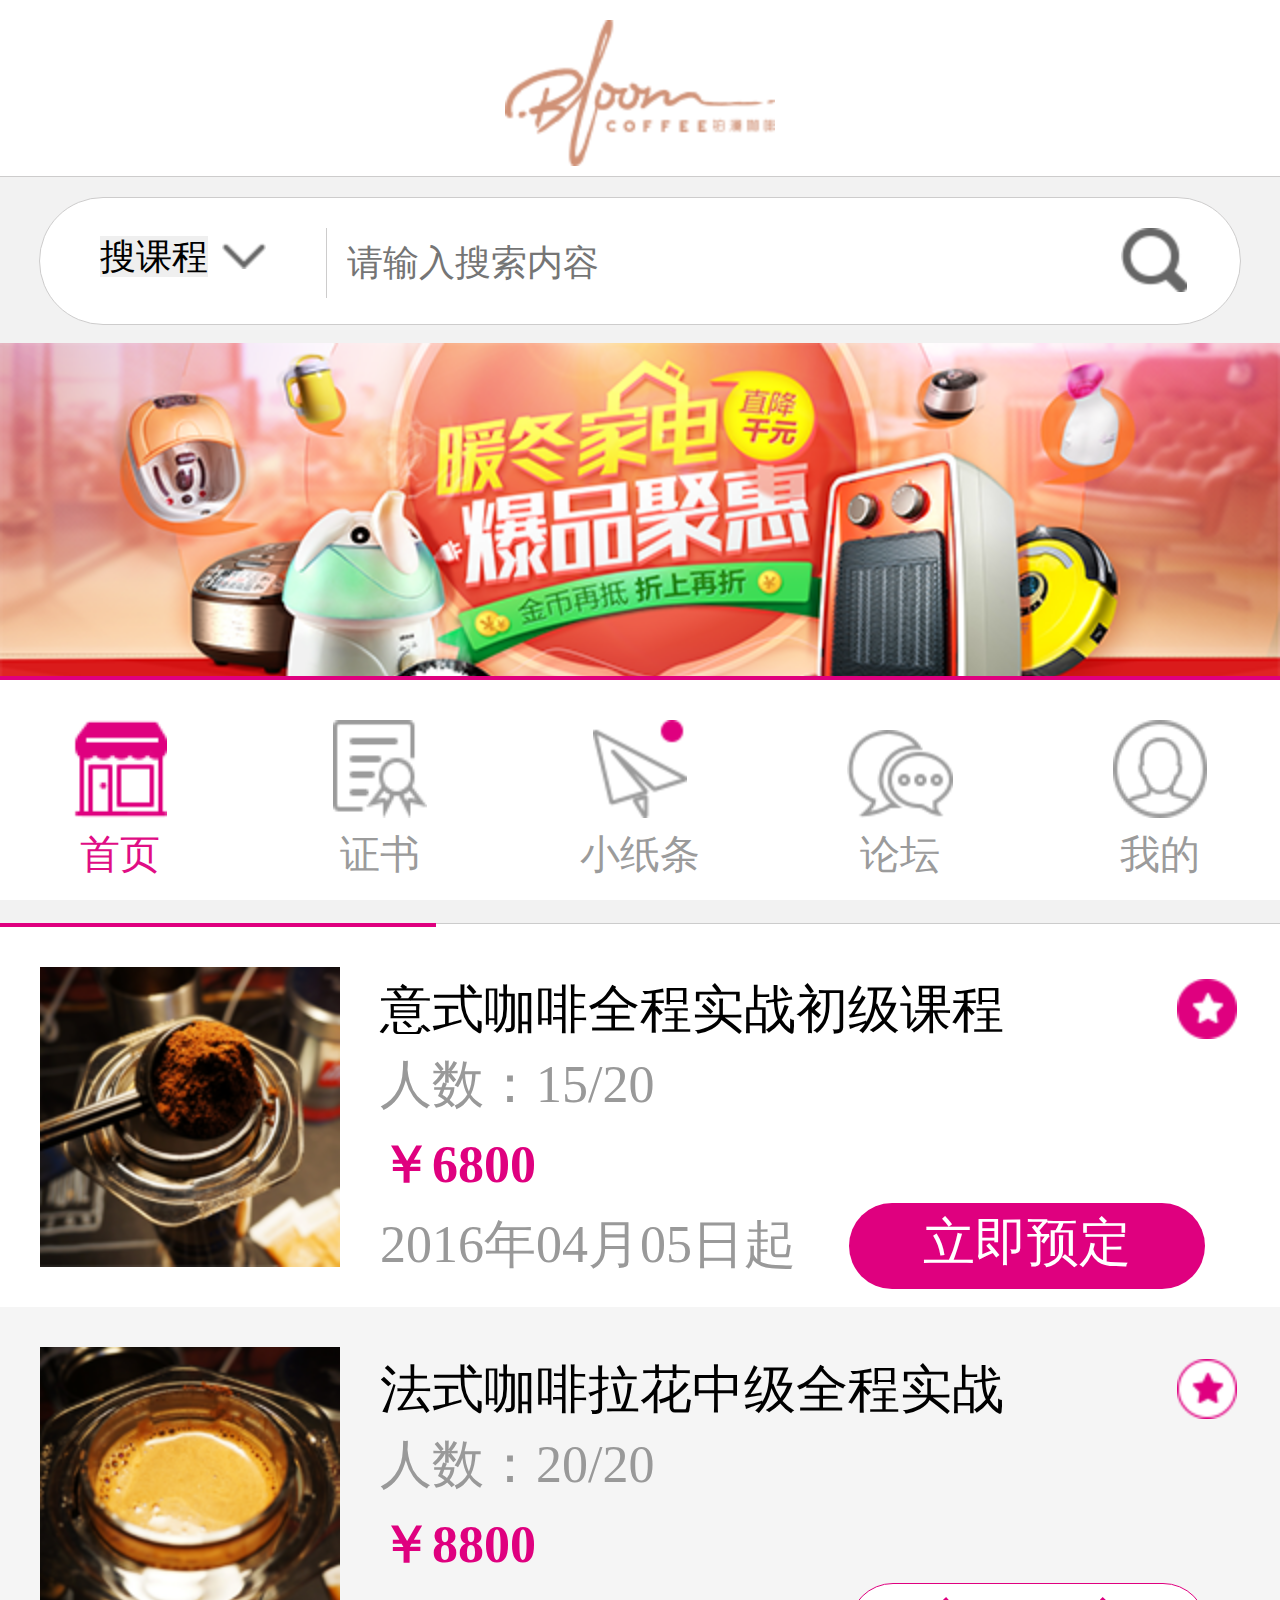
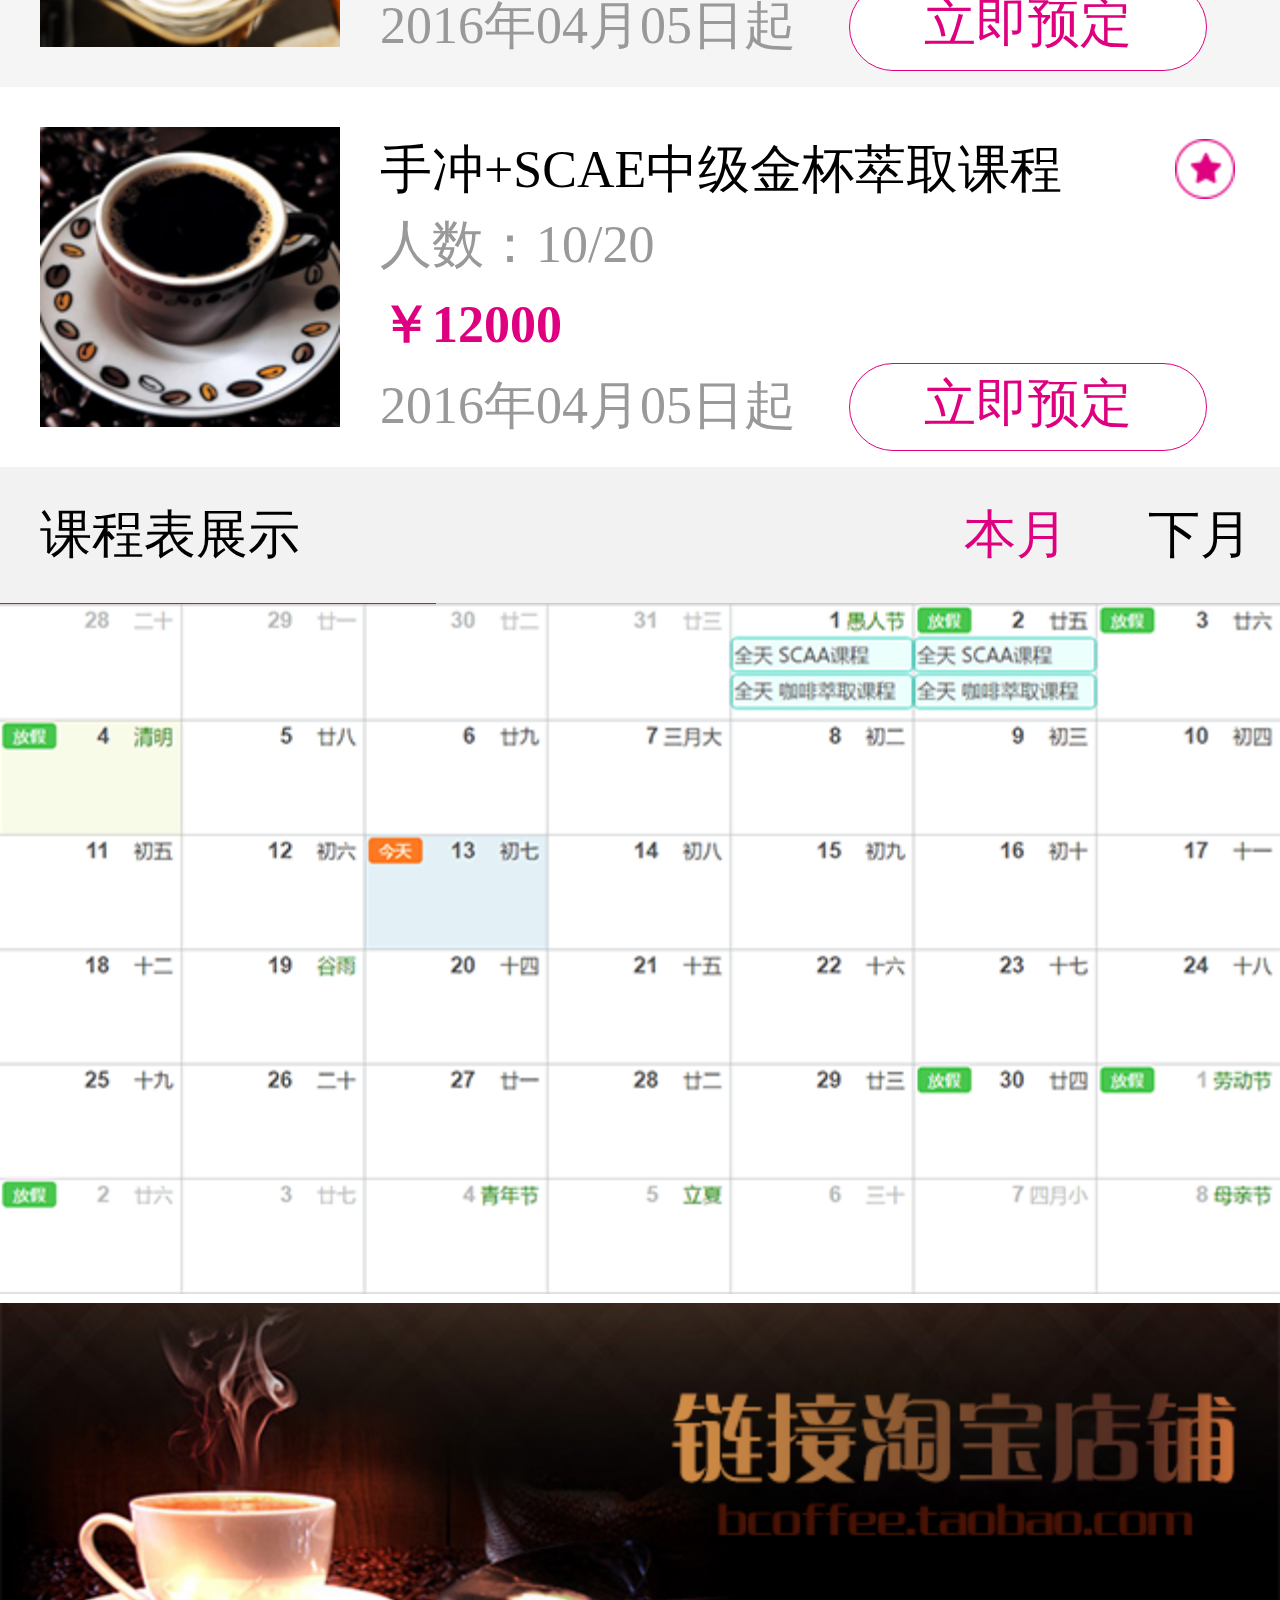
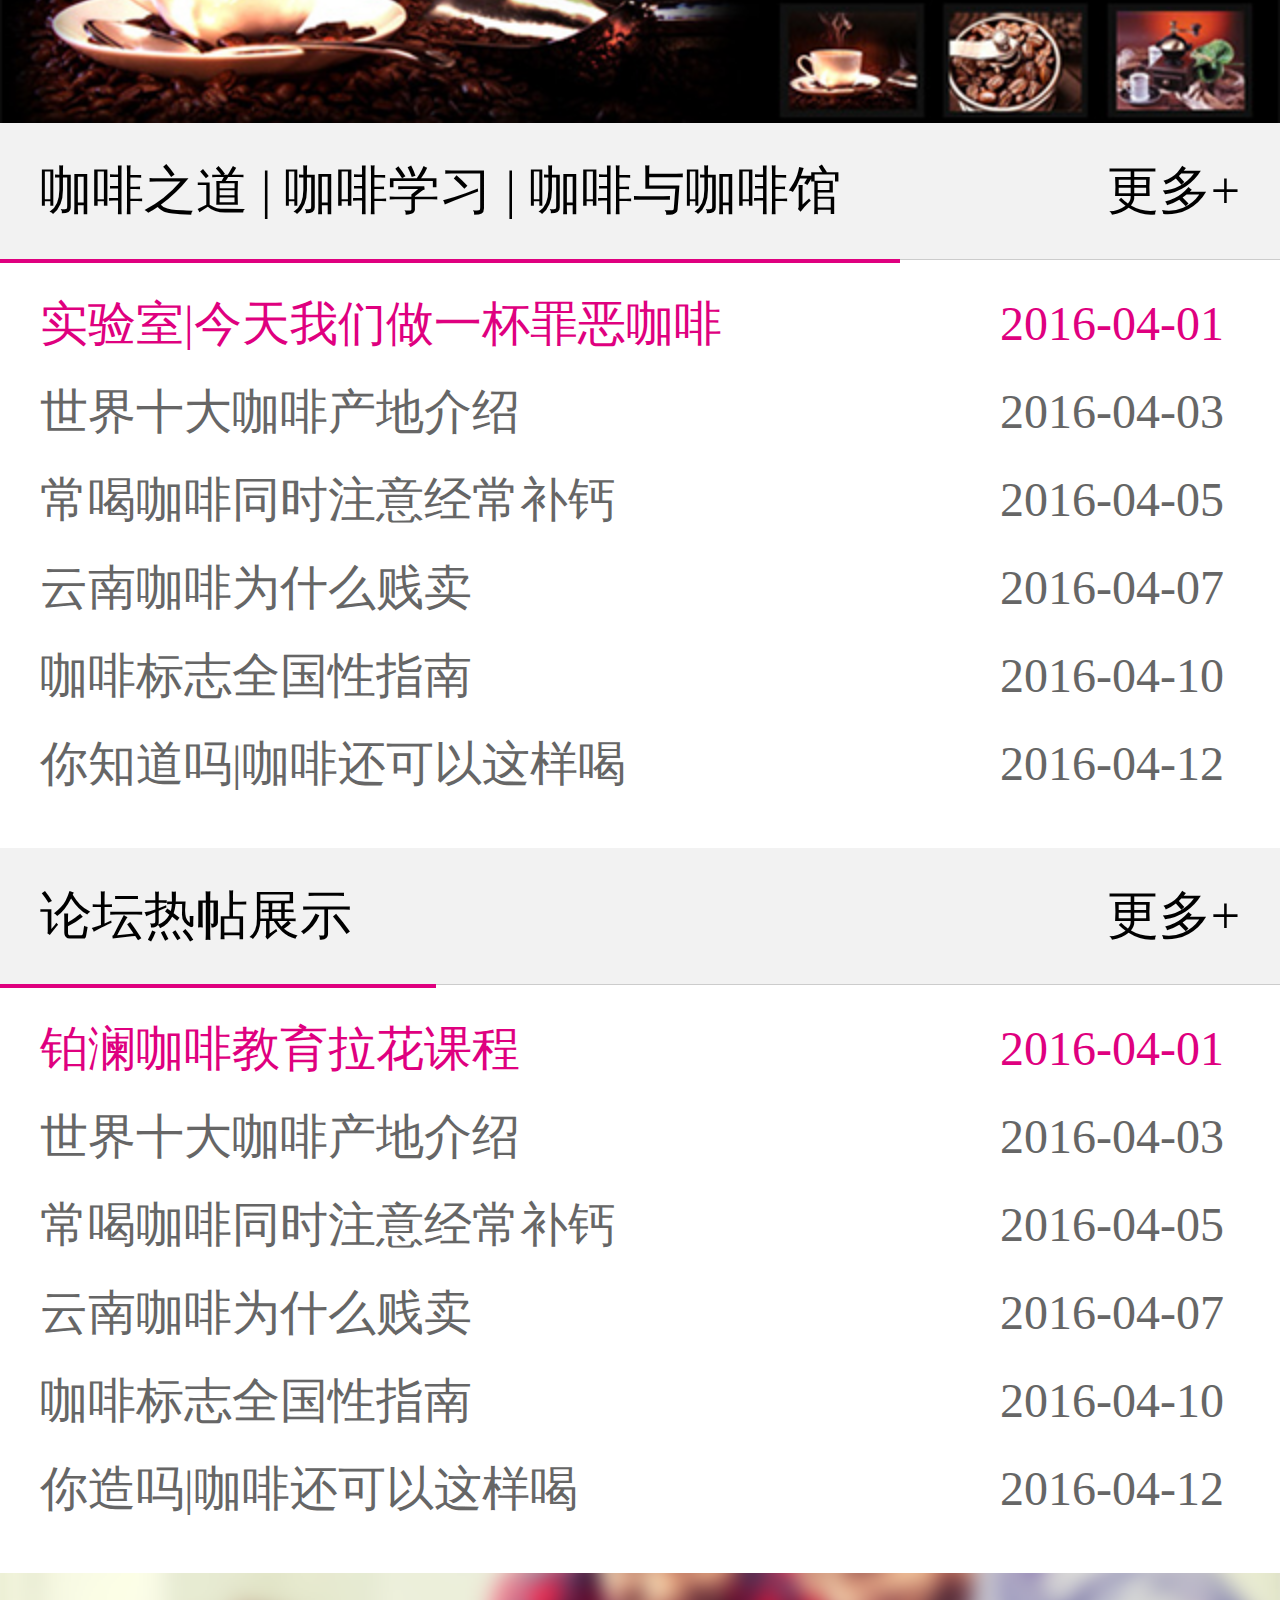
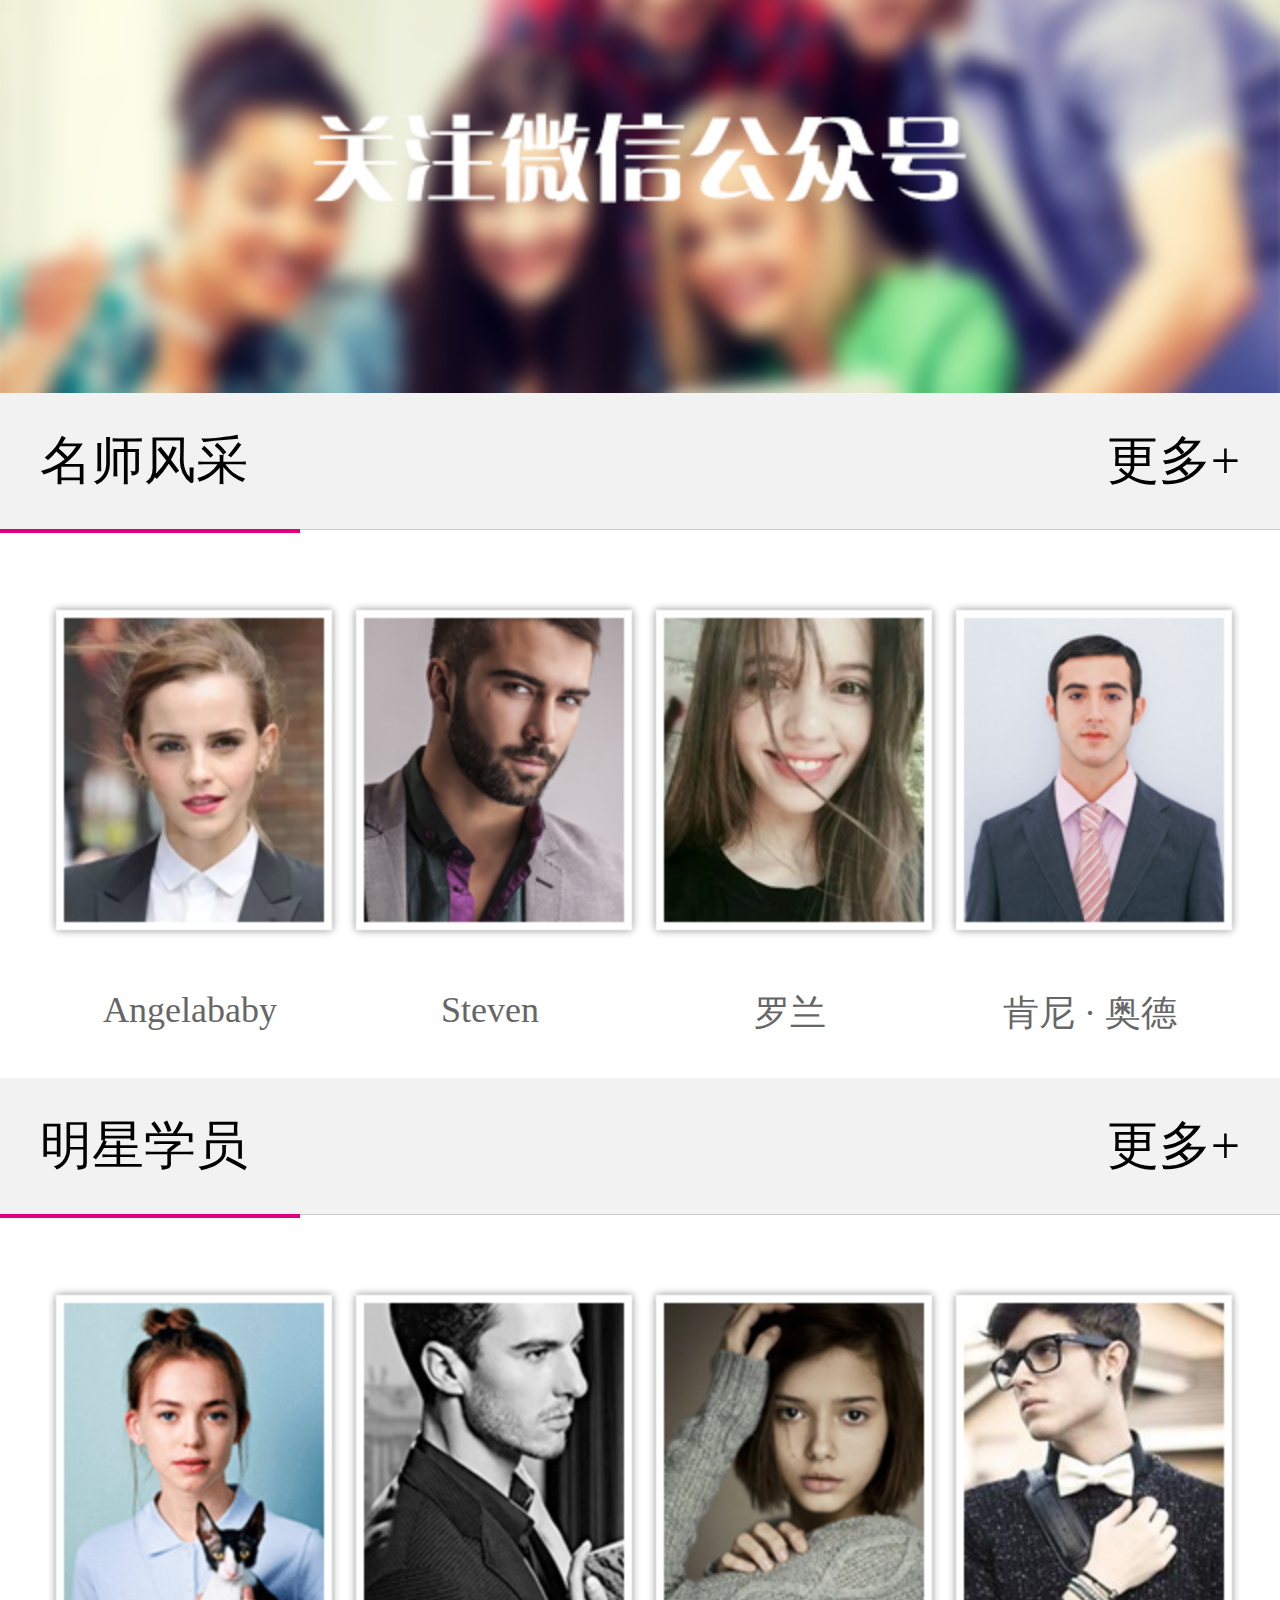
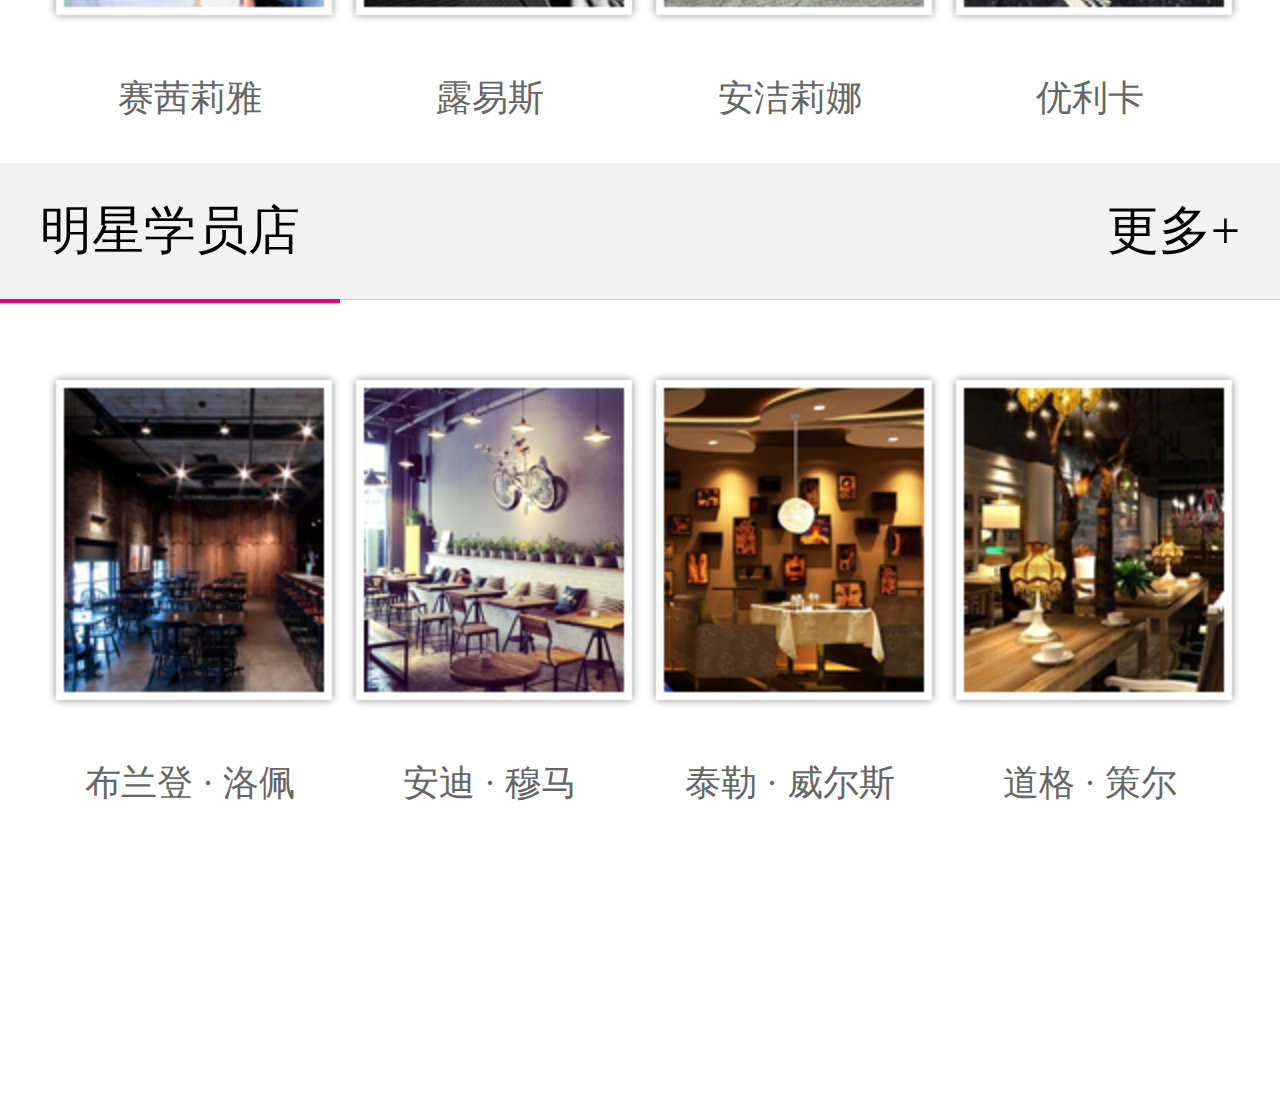
<file: coffee/index.html>
<!DOCTYPE html>
<html lang="en">
<head>
    <meta charset="UTF-8">
    <meta name="viewport" content="width=device-width,user-scale=1.0,inital-sca;able=1.0"><!--可视区宽度等于设备的宽度，禁止缩放，缩放比例1:1-->
    <meta name="App-config" content="fullscreen=yes,useHistoryState,transition=yes"><!--保留系统的一些配置，（历史记录，动画效果，全屏）-->
    <meta name="Apple-mobile-web-app-capable" content="yes"><!--苹果专有的信息-->
    <meta name="Apple-mobile-web-app-status-bar-style" content="black">
    <title>咖啡首页</title>
    <link rel="stylesheet" href="css/index.css">
    <link rel="stylesheet" href="css/style.css">
</head>
<body>
<div class="box">
   <div class="clearfloat header">
       <img src="image/header-logo.png">
   </div>
    <div class="search">
        <ul class="classes">
            <li>
                <select>
                    <option>搜课程</option>
                    <option>课程一</option>
                    <option>课程二</option>
                    <option>课程三</option>
                    <option>课程四</option>
                </select>
                <span><img src="image/select.png"></span>
            </li>
        <li class="txt">
            <input type="text" value="" placeholder="请输入搜索内容"></li>
        </ul>
    </div>
    <div class="banner">
        <img src="image/banner.png">
    </div>
    <div class="list">
     <ul class="list-left">
         <li>铂澜培训列表</li>
     </ul>
        <ul class="list-right">
          <li>更多+</li>
        </ul>
    </div>
  <div class="course">
   <ul class="course-l">
       <img src="image/pic1.png">
   </ul>
      <ul class="course-r">
          <p>
              意式咖啡全程实战初级课程
              <span class="s"><img src="image/star.png"></span>
          </p>
          <p class="person">人数：15/20</p>
          <p class="money">￥6800</p>
          <p class="date">
              2016年04月05日起
              <a href="javascript:;">立即预定</a>
          </p>
      </ul>
  </div>
    <div class="course2">
   <ul class="course-l">
       <img src="image/pic2.png">
   </ul>
      <ul class="course-r">
          <p>
              法式咖啡拉花中级全程实战
              <span class="s"><img src="image/star2.png"></span>
          </p>
          <p class="person">人数：20/20</p>
          <p class="money">￥8800</p>
          <p class="date">
              2016年04月05日起
              <a href="javascript:;">立即预定</a>
          </p>
      </ul>
  </div>
    <div class="course3">
        <ul class="course-l">
            <img src="image/pic3.png">
        </ul>
        <ul class="course-r">
            <p>
                手冲+SCAE中级金杯萃取课程
                <span class="s">
                    <img src="image/star2.png">
                </span>
            </p>
            <p class="person">人数：10/20</p>
            <p class="money">￥12000</p>
            <p class="date">
                2016年04月05日起
                <a href="javascript:;">立即预定</a>
            </p>
        </ul>
    </div>
    <div class="list2">
        <ul class="list-left">
            <li>课程表展示 </li>
        </ul>
        <ul class="list-right">
            <li class="today">本月 </li>
            <li>下月</li>
        </ul>
    </div>
    <div class="schedule">
        <img src="image/class.png" >
    </div>
    <div class="taobao">
        <img src="image/taobao.png" >
    </div>
    <div class="list3">
        <ul class="list-left">
            <li>咖啡之道 | 咖啡学习 | 咖啡与咖啡馆</li>
        </ul>
        <ul class="list-right">
            <li>更多+</li>
        </ul>
    </div>
    <div class="luntan">
     <ul class="show">
         <p><a href="javascript:;">实验室|今天我们做一杯罪恶咖啡</a></p>
         <p><a href="javascript:;">世界十大咖啡产地介绍</a></p>
         <p><a href="javascript:;">常喝咖啡同时注意经常补钙</a></p>
         <p><a href="javascript:;">云南咖啡为什么贱卖</a></p>
         <p><a href="javascript:;">咖啡标志全国性指南</a></p>
         <p><a href="javascript:;">你知道吗|咖啡还可以这样喝</a></p>
     </ul>
        <ul class="show-r">
            <p><a href="javascript:;">2016-04-01</a></p>
            <p><a href="javascript:;">2016-04-03</a></p>
            <p><a href="javascript:;"> 2016-04-05</a></p>
            <p><a href="javascript:;">2016-04-07</a></p>
            <p><a href="javascript:;">2016-04-10</a></p>
            <p><a href="javascript:;"> 2016-04-12</a></p>
        </ul>
    </div>
    <div class="list4">
        <ul class="list-left">
            <li>论坛热帖展示</li>
        </ul>
        <ul class="list-right">
            <li>更多+</li>
        </ul>
    </div>
    <div class="luntan2">
        <ul class="show2">
            <p><a href="javascript:;">铂澜咖啡教育拉花课程</a></p>
            <p><a href="javascript:;">世界十大咖啡产地介绍</a></p>
            <p><a href="javascript:;">常喝咖啡同时注意经常补钙</a></p>
            <p><a href="javascript:;">云南咖啡为什么贱卖</a></p>
            <p><a href="javascript:;">咖啡标志全国性指南</a></p>
            <p><a href="javascript:;">你造吗|咖啡还可以这样喝</a></p>
        </ul>
        <ul class="show-r">
            <p><a href="javascript:;">2016-04-01</a></p>
            <p><a href="javascript:;">2016-04-03</a></p>
            <p><a href="javascript:;"> 2016-04-05</a></p>
            <p><a href="javascript:;">2016-04-07</a></p>
            <p><a href="javascript:;">2016-04-10</a></p>
            <p><a href="javascript:;"> 2016-04-12</a></p>
        </ul>
    </div>
    <div class="weixin">
        <img src="image/weixin.png">
    </div>
    <div class="list5">
        <ul class="list-left">
            <li>名师风采</li>
        </ul>
        <ul class="list-right">
            <li>更多+</li>
        </ul>
    </div>
  <div class=" fengcai">
     <li><img src="image/pic4.png"><span>Angelababy</span></li>
     <li><img src="image/pic5.png"><span>Steven</span></li>
     <li><img src="image/pic6.png"><span>罗兰</span></li>
     <li><img src="image/pic7.png"><span>肯尼 · 奥德</span></li>
  </div>
    <div class="list6">
        <ul class="list-left">
            <li>明星学员</li>
        </ul>
        <ul class="list-right">
            <li>更多+</li>
        </ul>
    </div>
  <div class="star">
     <li><img src="image/pic8.png"><span>赛茜莉雅</span></li>
     <li><img src="image/pic9.png"><span>露易斯</span></li>
     <li><img src="image/pic10.png"><span>安洁莉娜</span></li>
     <li><img src="image/pic11.png"><span>优利卡</span></li>
  </div>
    <div class="list7">
        <ul class="list-left">
            <li>明星学员店</li>
        </ul>
        <ul class="list-right">
            <li>更多+</li>
        </ul>
    </div>
  <div class="star2">
     <li><img src="image/pic12.png"><span>布兰登 · 洛佩</span></li>
     <li><img src="image/pic13.png"><span>安迪 · 穆马</span></li>
     <li><img src="image/pic14.png"><span>泰勒 · 威尔斯</span></li>
     <li><img src="image/pic15.png"><span>道格 · 策尔</span></li>
  </div>
    <div class="footer">
        <ul class="picnic">
            <img src="image/btn1.png">
            <span>首页</span>
        </ul>
        <ul class="picnic">
            <img src="image/btn2.png">
            <a href=""><span>证书</span></a>
        </ul>
        <ul class="picnic">
            <img src="image/btn3.png">
            <span>小纸条</span>
        </ul>
        <ul class="picnic2">
            <img src="image/btn4.png">
            <span>论坛</span>
        </ul>
        <ul class="picnic">
            <img src="image/btn5.png">
            <span>我的</span>
        </ul>
    </div>
</div>
</body>
<script>
    (function (win,doc) {
        function change() {
            document.documentElement.style.fontSize=100*document.documentElement.clientWidth/640+'px';
        }
        doc.addEventListener('DOMContentLoaded',change,false);
        win.addEventListener('resize',change,false);
    })(window,document);

</script>
</html>
</file>
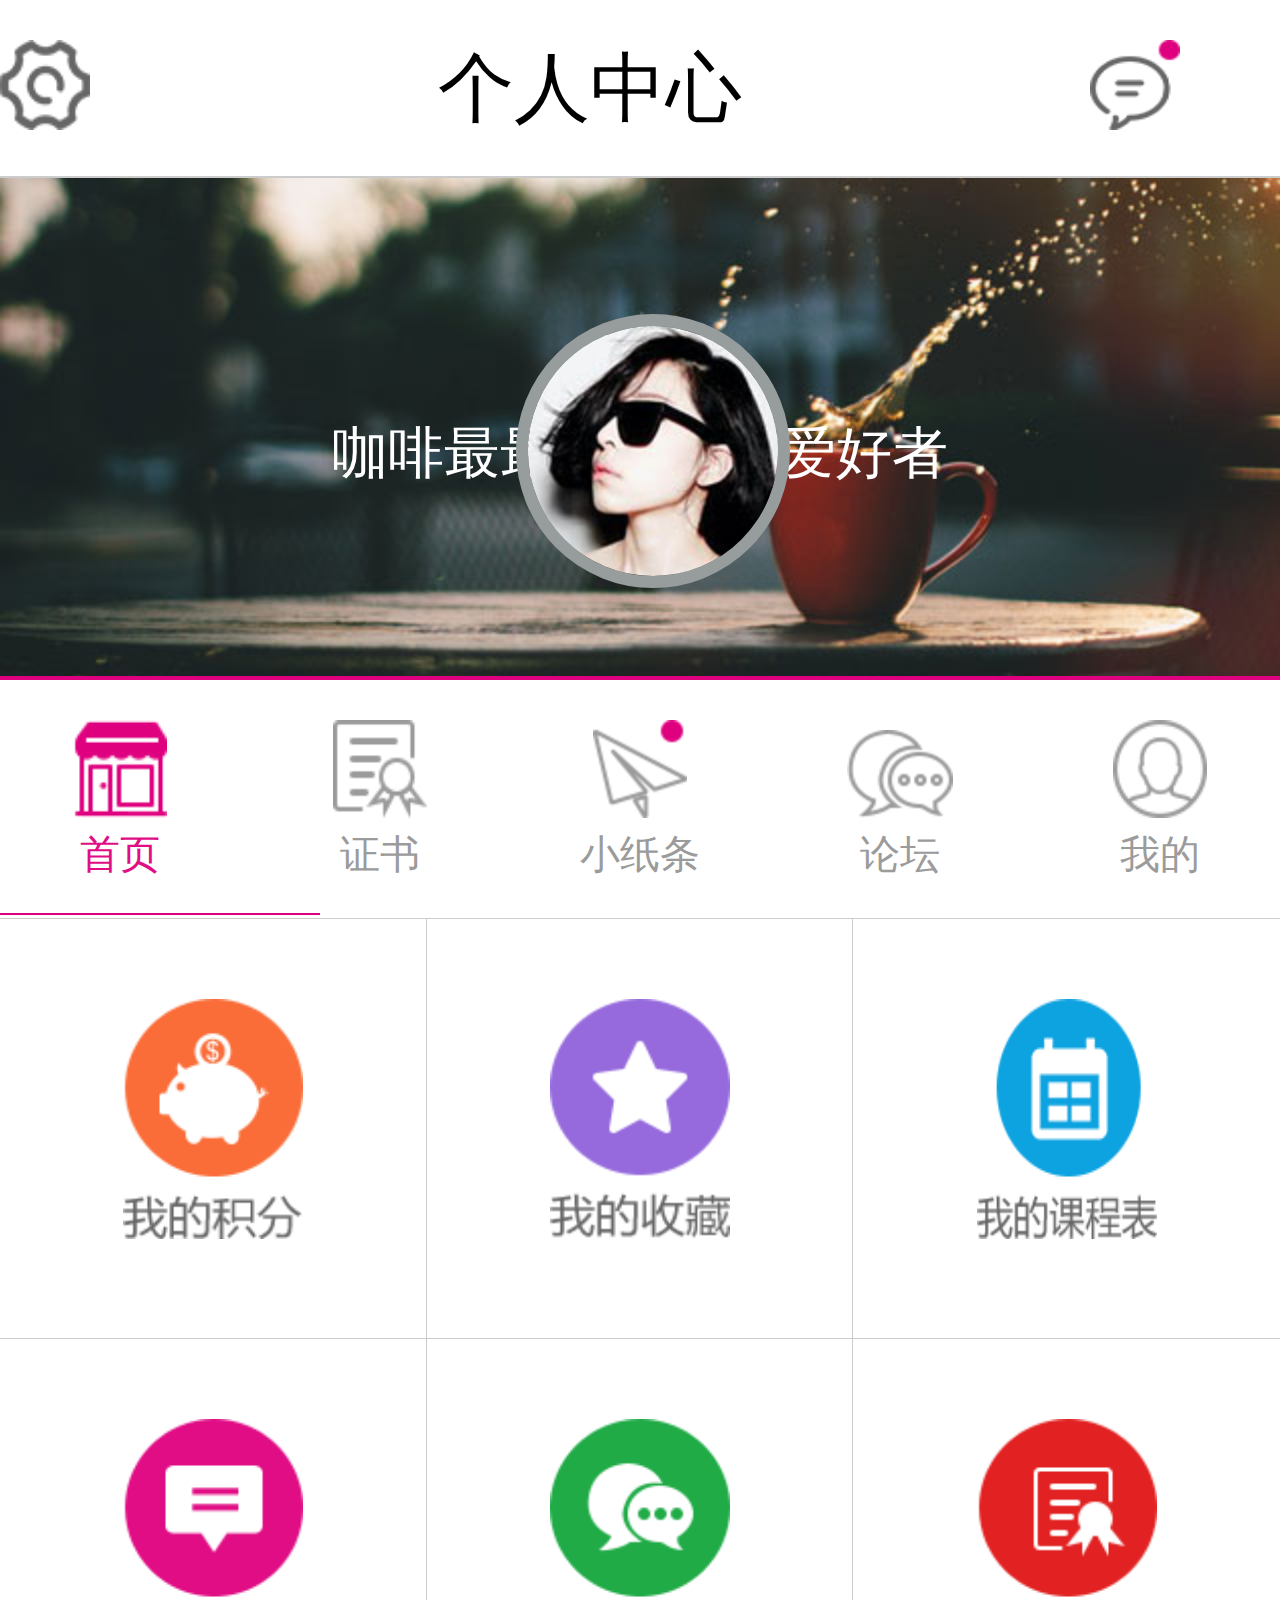
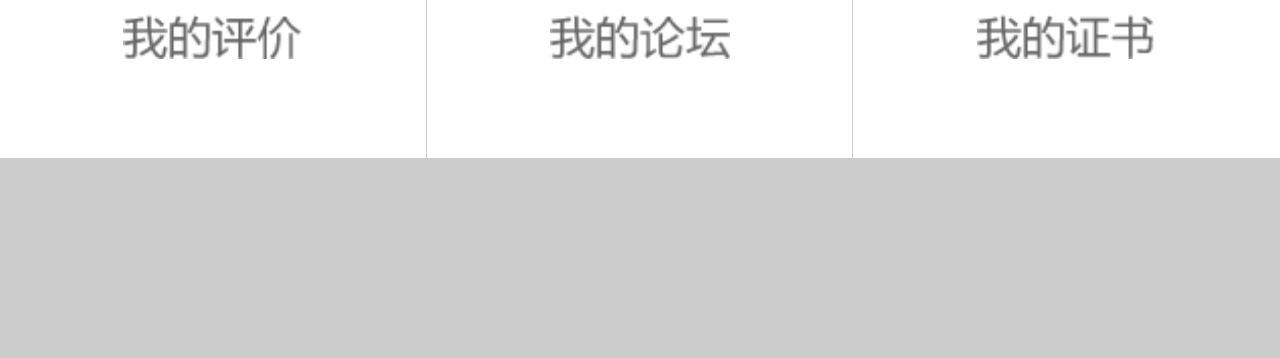
<file: coffee/05personal.html>
<!DOCTYPE html>
<html lang="en">
<head>
    <meta charset="UTF-8">
    <title>Personal Center</title>
    <meta name="viewport" content="width=device-width,user-scale=1.0,inital-scalable=1.0">
    <!--可视区宽度等于设备的宽度，禁止缩放。缩放比例1:1；-->
    <meta name="App-config" content="fullscreen=yes,useHistoryState=yes,transition=yes">
    <!--保留系统的一些配置，历史记录，动画效果，全屏-->
    <meta name="apple-mobile-web-app-capable" content="yes">
    <!--苹果专有的meta信息，允许网页以app形式运行，-->
    <meta name="app-mobile-web-app-status-bar-style" content="black">
    <!--苹果专有的，头部用bar-->
    <link rel="stylesheet" href="css/style.css">
    <link rel="stylesheet" href="css/personal.css">
</head>
<body>
<div class="clearfloat w_100bfb">
    <div class="header">
        <ul class="fl ml_20"><img src="image/header01.png" /></ul>
        <ul class="personal">个人中心</ul>
        <ul class="fr mr_10"><img src="image/header02.png" alt=""></ul>
    </div>
</div>
<div class="clearfloat w_100bfb">
    <div class="banner">
        <div class="own"><img src="image/04.jpg" /></div>
        <div class="fl ml_10 mt_90">澜美人：Lv1</div>
        <div class="chicken">咖啡最最最忠实的爱好者</div>
    </div>
    <div class="choose">
        <a href="#" class="border">
            <ul><img src="image/001.png"/></ul>
            <ul class="active">全部订单</ul>
            <ul class="position"></ul>
        </a>
        <a href="#">
            <ul><img src="image/002.png"/></ul>
            <ul>待付款</ul>
            <ul class="position"></ul>
        </a>
        <a href="#">
            <ul><img src="image/003.png"/></ul>
            <ul>已付款</ul>
            <ul class="position"></ul>
        </a>
        <a href="#">
            <ul><img src="image/004.png"/></ul>
            <ul>待评价</ul>
            <ul class="position"></ul>
        </a>
    </div>
    <div class="choose02">
    <a href="#" >
        <img src="image/0001.png"/>
        <ul class="position"></ul>
    </a>
    <a href="#">
        <img src="image/0002.png"/>
        <ul class="position"></ul>
    </a>
    <a href="#">
        <img src="image/0003.png"/>
    </a>
    </div>
    <div class="choose02 border-top mb_100 border-bottom">
        <a href="#" >
            <img src="image/0004.png"/>
            <ul class="position"></ul>
        </a>
        <a href="#">
            <img src="image/0005.png"/>
            <ul class="position"></ul>
        </a>
        <a href="#">
            <img src="image/0006.png"/>
        </a>
    </div>
</div>
<!--底部开始-->
<div class="footer">
    <ul class="picnic">
        <img src="image/btn1.png">
        <span>首页</span>
    </ul>
    <ul class="picnic">
        <img src="image/btn2.png">
        <a href=""><span>证书</span></a>
    </ul>
    <ul class="picnic">
        <img src="image/btn3.png">
        <span>小纸条</span>
    </ul>
    <ul class="picnic2">
        <img src="image/btn4.png">
        <span>论坛</span>
    </ul>
    <ul class="picnic">
        <img src="image/btn5.png">
        <span>我的</span>
    </ul>
</div>
</body>
</html>
<script src="js/common.js"></script>
</file>
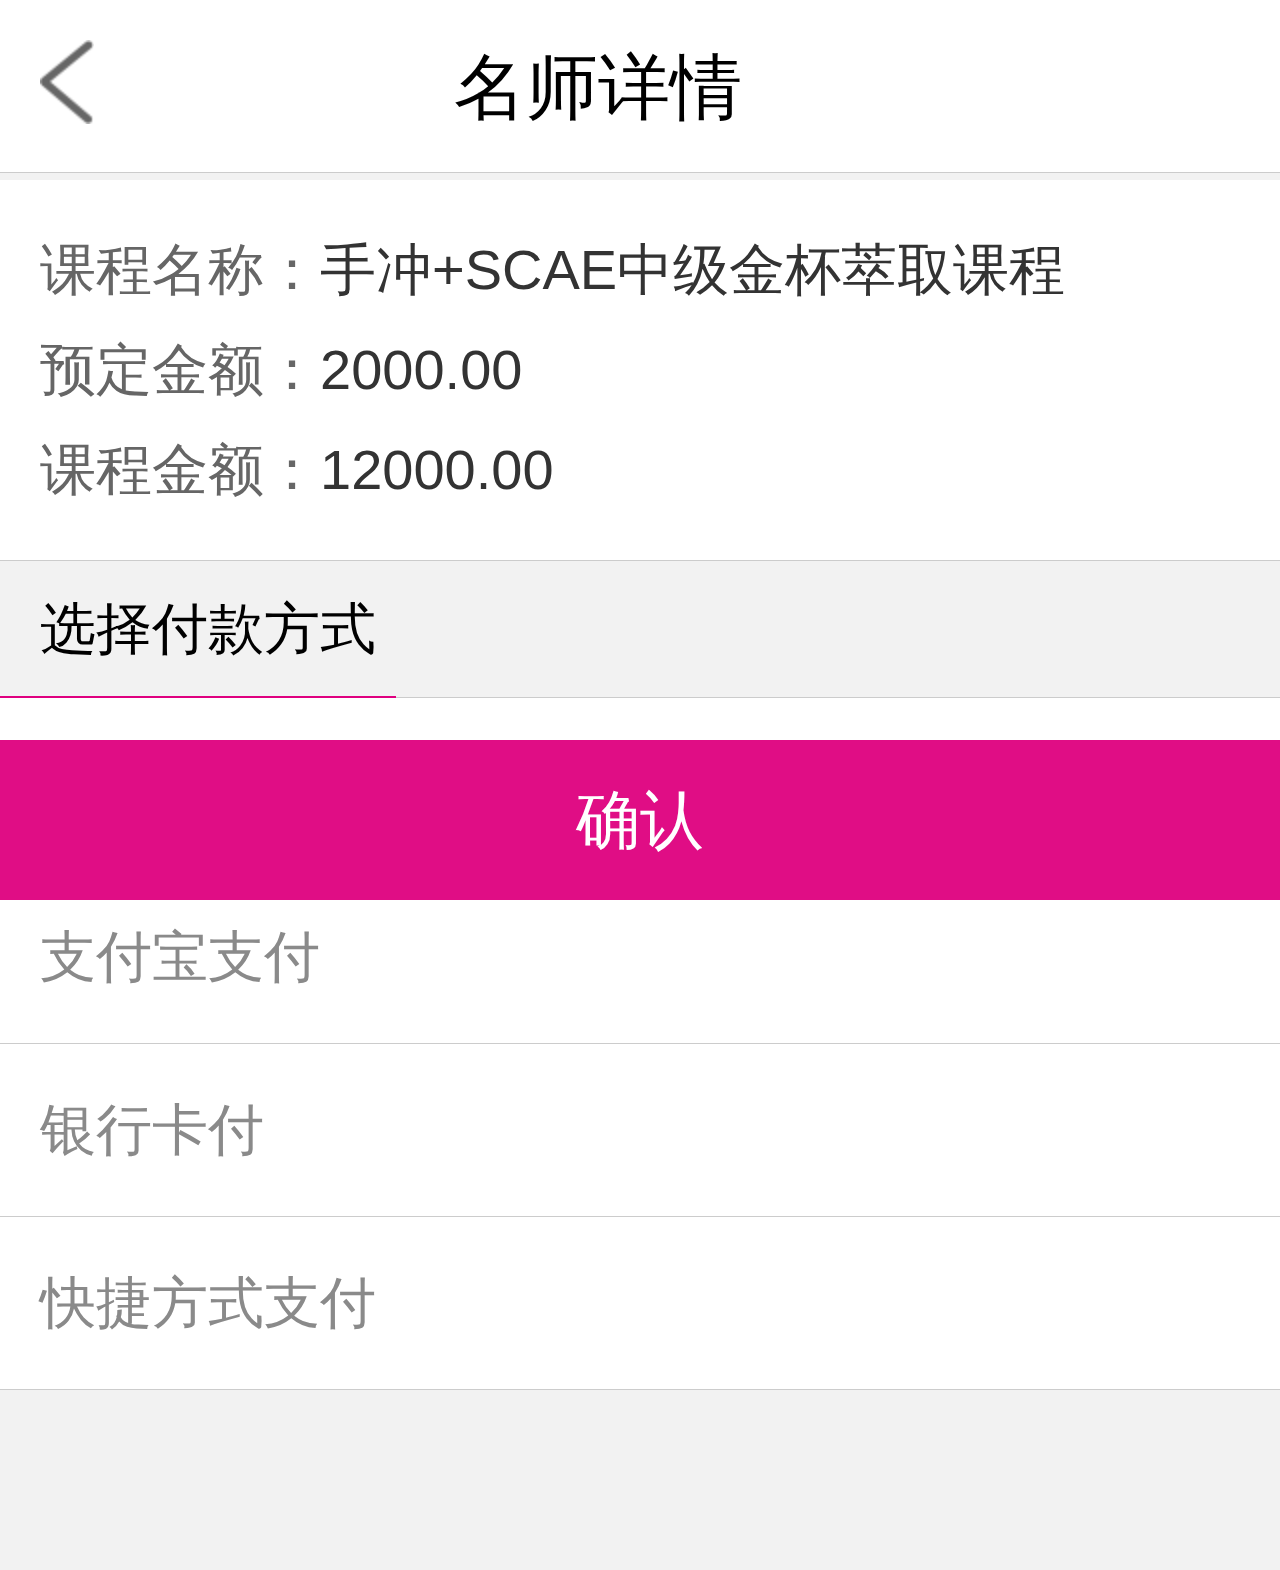
<file: coffee/07payment.html>
<!DOCTYPE html>
<html lang="en">
<head>
    <meta charset="UTF-8">
    <title>payment</title>
    <meta name="viewport" content="width=device-width,user-scale=1.0,inital-scalable=1.0">
    <!--可视区宽度等于设备的宽度，禁止缩放。缩放比例1:1；-->
    <meta name="App-config" content="fullscreen=yes,useHistoryState=yes,transition=yes">
    <!--保留系统的一些配置，历史记录，动画效果，全屏-->
    <meta name="apple-mobile-web-app-capable" content="yes">
    <!--苹果专有的meta信息，允许网页以app形式运行，-->
    <meta name="app-mobile-web-app-status-bar-style" content="black">
    <!--苹果专有的，头部用bar-->
    <link rel="stylesheet" href="css/styles.css">
    <link rel="stylesheet" href="css/07payment.css">
</head>
<body>
<div class="header">
    <li><img src="image/return.png"></li>
    <li class="study">名师详情</li>
</div>
<div class="clearfloat w_100bfb">
    <div class="content mt_90">
        <ul>课程名称：<span>手冲+SCAE中级金杯萃取课程</span></ul>
        <ul>预定金额：<span>2000.00</span></ul>
        <ul>课程金额：<span>12000.00</span></ul>
    </div>
    <div class="title-home">
        <ul class="fl ml_20">选择付款方式<span class="line"></span></ul>
    </div>
    <div class="type mb_90">
        <div class="active btn02">微信支付<span class="fr mr_10"></span></div>
        <div class="btn02">支付宝支付<span class="fr mr_10"></span></div>
        <div class="btn02">银行卡付<span class="fr mr_10"></span></div>
        <div class="btn02">快捷方式支付<span class="fr mr_10"></span></div>
    </div>
    <div class="sure">
        <a href="javascript:;">确认</a>
    </div>
</div>
</body>
</html>
<script src="js/common.js"></script>
<script src="js/jquery_2_1_4.js"></script>
<script src="js/06details.js"></script>
</file>
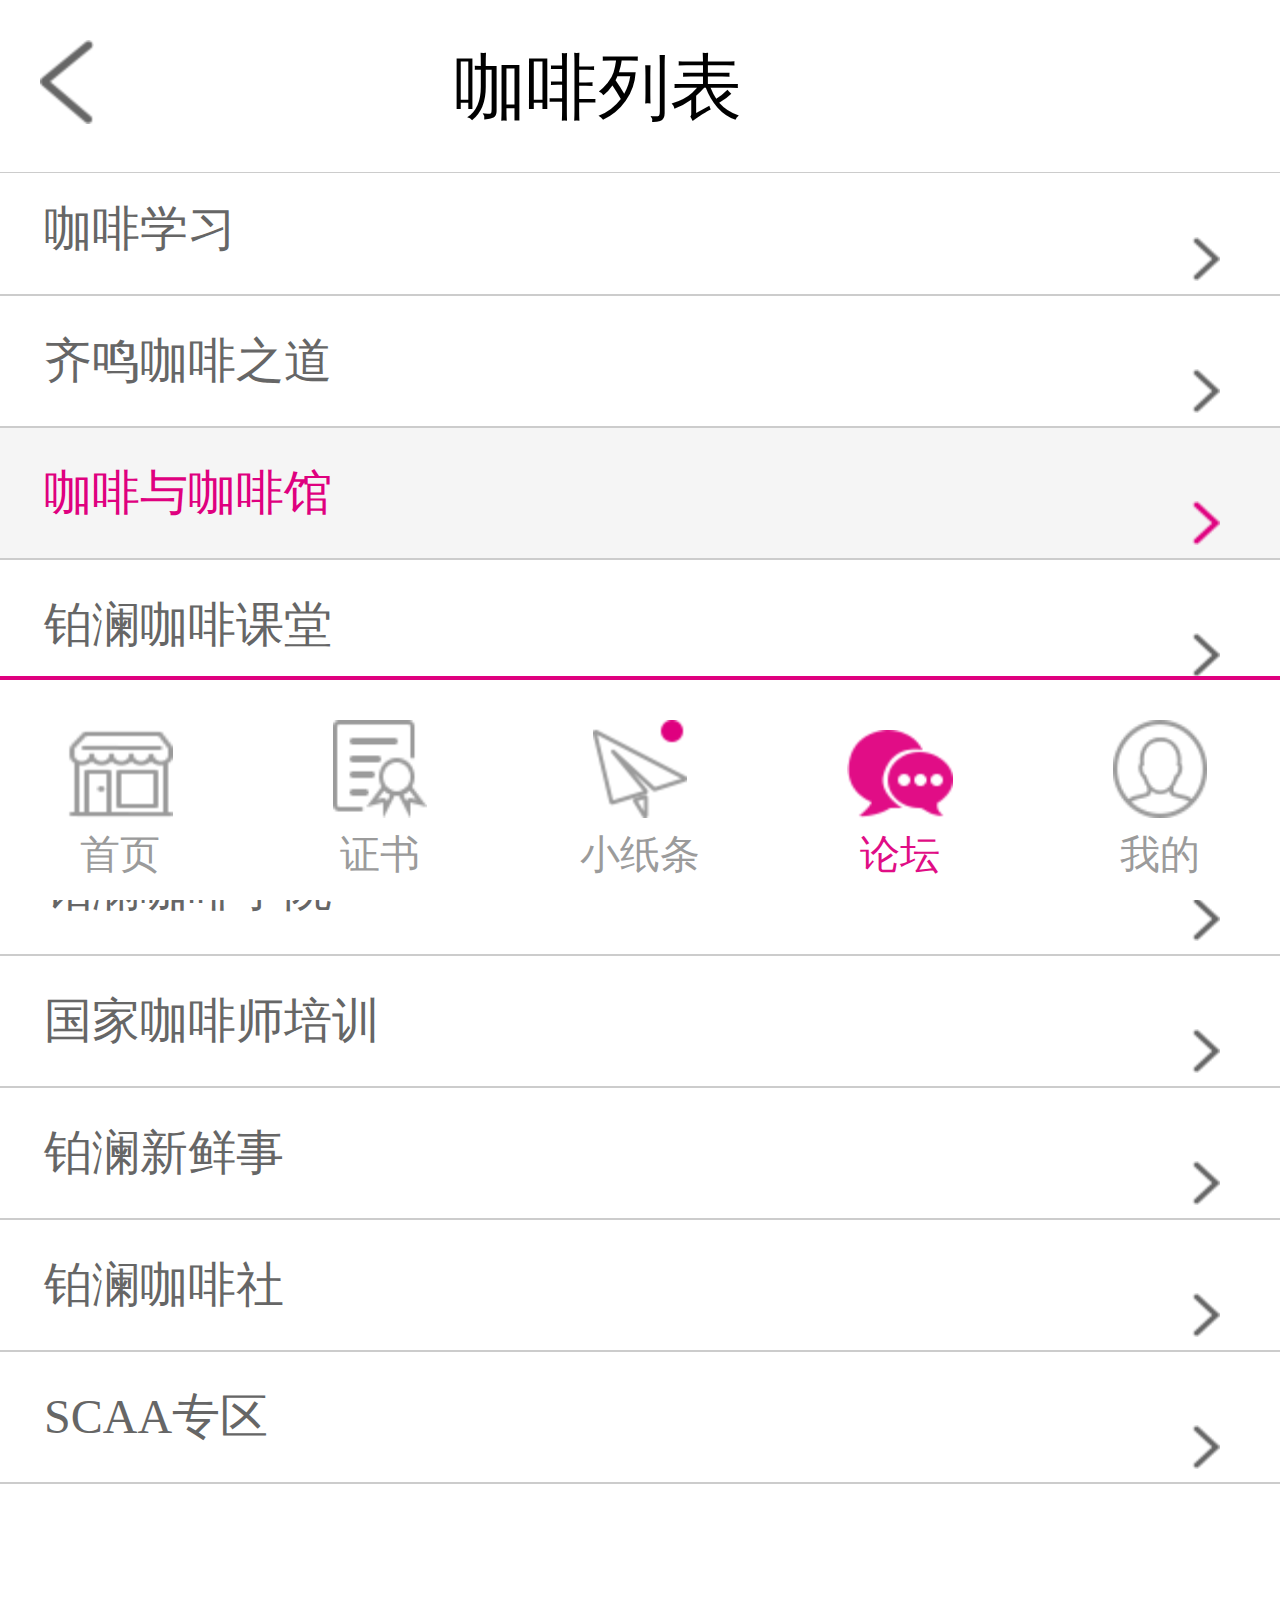
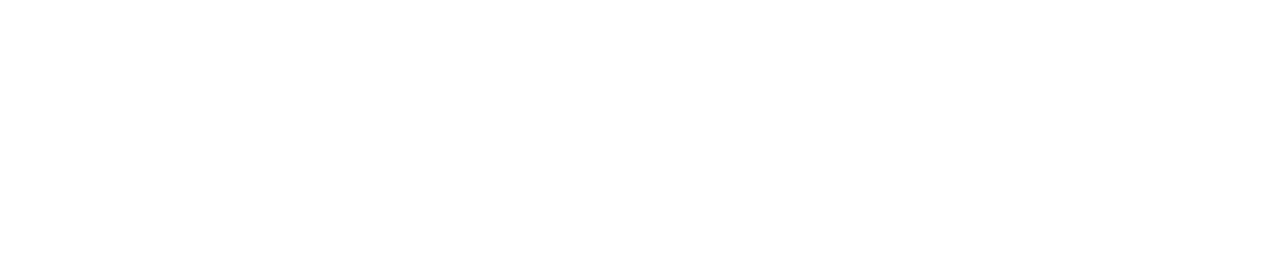
<file: coffee/08coffe-list.html>
<!DOCTYPE html>
<html lang="en">
<head>
    <meta charset="UTF-8">
    <meta name="viewport" content="width=device-width,user-scale=1.0,inital-scalable=1.0">
    <!--可视区宽度等于设备的宽度，禁止缩放。缩放比例1:1；-->
    <meta name="App-config" content="fullscreen=yes,useHistoryState=yes,transition=yes">
    <!--保留系统的一些配置，历史记录，动画效果，全屏-->
    <meta name="apple-mobile-web-app-capable" content="yes">
    <!--苹果专有的meta信息，允许网页以app形式运行，-->
    <meta name="app-mobile-web-app-status-bar-style" content="black">
    <!--苹果专有的，头部用bar-->
    <title>咖啡列表</title>
    <link rel="stylesheet" href="css/style.css">
    <link rel="stylesheet" href="css/coffe-list.css">
</head>
<body>
<!--头部开始-->
<div class="header">
    <li><img src="image/return.png"></li>
    <li class="study">咖啡列表</li>
</div>
<!--头部结束-->
<div class="search">
    <ul class="classes">
        <li class="txt">
            <input type="text" value="" placeholder="请输入搜索内容"></li>
    </ul>
</div>
<!--列表开始-->
<div class="w_100bfb list">
    <a href="#">
        <li class="list-left">咖啡学习</li>
        <li class="list-right"><img src="image/jiantou.png" alt=""></li>
    </a>
    <a href="#">
        <li class="list-left">齐鸣咖啡之道</li>
        <li class="list-right"><img src="image/jiantou.png" alt=""></li>
    </a>
    <a class="fen" href="#">
        <li class="list-left fense">咖啡与咖啡馆</li>
        <li class="list-right"><img src="image/fense.png" alt=""></li>
    </a>
    <a href="#">
        <li class="list-left">铂澜咖啡课堂</li>
        <li class="list-right"><img src="image/jiantou.png" alt=""></li>
    </a>
    <a href="#">
        <li class="list-left">咖啡馆新闻站</li>
        <li class="list-right"><img src="image/jiantou.png" alt=""></li>
    </a>
    <a>
        <li class="list-left">铂澜咖啡学院</li>
        <li class="list-right"><img src="image/jiantou.png" alt=""></li>
    </a>
    <a href="#">
        <li class="list-left">国家咖啡师培训</li>
        <li class="list-right"><img src="image/jiantou.png" alt=""></li>
    </a>
    <a href="#">
        <li class="list-left">铂澜新鲜事</li>
        <li class="list-right"><img src="image/jiantou.png" alt=""></li>
    </a>
    <a href="#">
        <li class="list-left">铂澜咖啡社</li>
        <li class="list-right"><img src="image/jiantou.png" alt=""></li>
    </a>
    <a href="#">
        <li class="list-left">SCAA专区</li>
        <li class="list-right"><img src="image/jiantou.png" alt=""></li>
    </a>
</div>

<!--底部开始-->
<div class="footer">
    <ul class="picnic">
        <img src="image/btn1-1.png">
        <span>首页</span>
    </ul>
    <ul class="picnic">
        <img src="image/btn2.png">
        <a href=""><span>证书</span></a>
    </ul>
    <ul class="picnic">
        <img src="image/btn3.png">
        <span>小纸条</span>
    </ul>
    <ul class="picnic2">
        <img src="image/pink04.png">
        <span>论坛</span>
    </ul>
    <ul class="picnic">
        <img src="image/btn5.png">
        <span>我的</span>
    </ul>
</div>
</body>
</html>
<script src="js/common.js"></script>
</file>
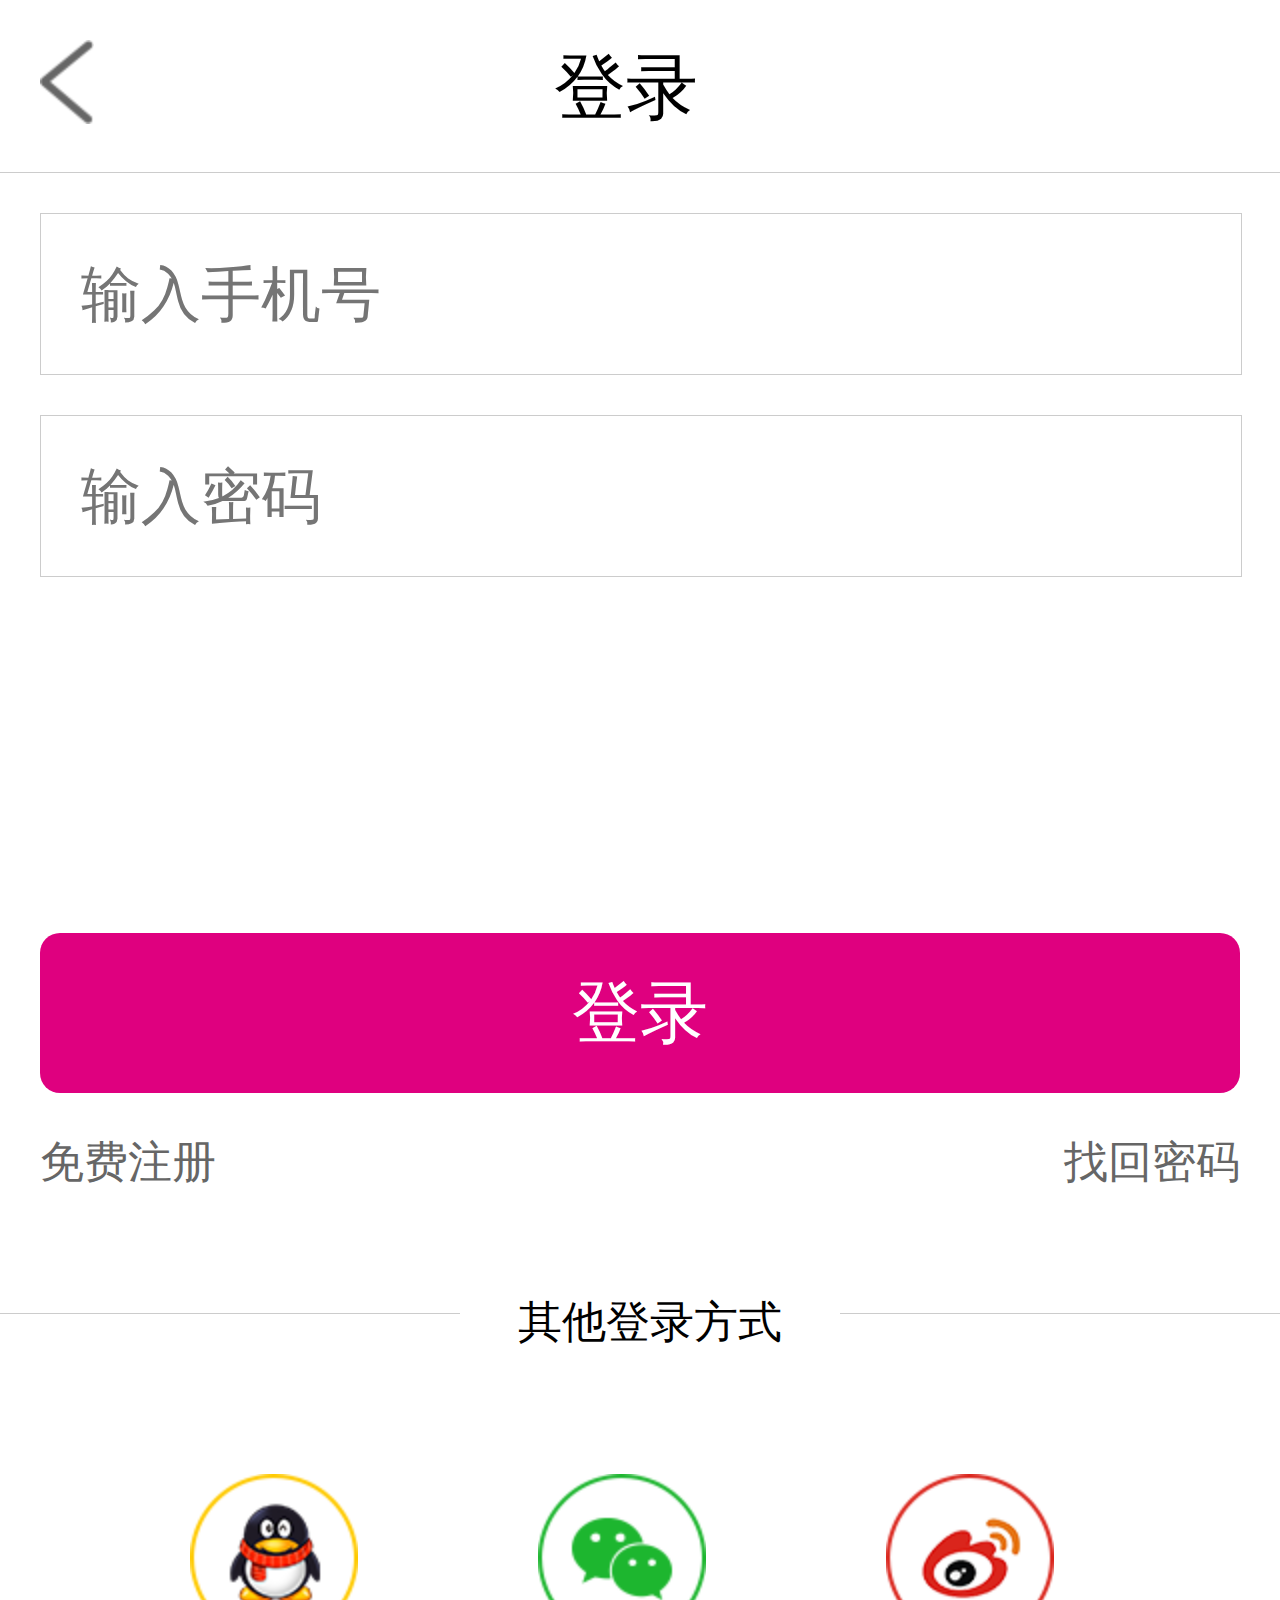
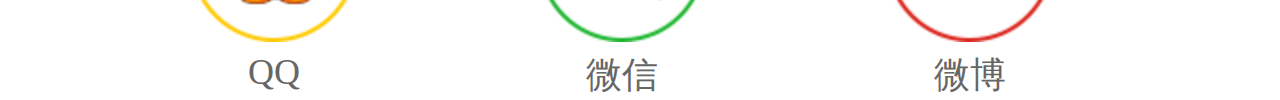
<file: coffee/denglu.html>
<!DOCTYPE html>
<html lang="en">
<head>
    <meta charset="UTF-8">
    <meta name="viewport" content="width=device-width,user-scale=1.0,inital-sca;able=1.0"><!--可视区宽度等于设备的宽度，禁止缩放，缩放比例1:1-->
    <meta name="App-config" content="fullscreen=yes,useHistoryState,transition=yes"><!--保留系统的一些配置，（历史记录，动画效果，全屏）-->
    <meta name="Apple-mobile-web-app-capable" content="yes"><!--苹果专有的信息-->
    <meta name="Apple-mobile-web-app-status-bar-style" content="black">
    <title>登录</title>
    <link rel="stylesheet" href="css/style.css">
    <link rel="stylesheet" href="css/denglu.css">
</head>
<body>
<div class="box">
    <div class="header">
        <li><img src="image/return.png"></li>
        <li class="study">登录</li>
    </div>
    <div class="dlu">
        <p><input type="text" value="" placeholder="输入手机号"></p>
        <p><input type="text" value="" placeholder="输入密码"></p>
    </div>
    <div class="clearfloat login">
        <input type="button" value="登录">
        <ul class="zuce">
           <li class="free"><a href="javascript:;">免费注册</a></li>
           <li class="psw"><a href="javascript:;">找回密码</a></li>
        </ul>
    </div>
    <div class="qita">
         <span>其他登录方式</span>
    </div>
    <div class="footer">
        <li>
            <img src="image/QQ.png">
            <span>QQ</span>
        </li>
        <li>
            <img src="image/wx.png">
            <span>微信</span>
        </li>
        <li>
            <img src="image/weibo.png">
            <span>微博</span>
        </li>
    </div>




</div>
</body>
<script>
    (function (win,doc) {
        function change() {
            document.documentElement.style.fontSize=100*document.documentElement.clientWidth/640+'px';
        }
        doc.addEventListener('DOMContentLoaded',change,false);
        win.addEventListener('resize',change,false);
    })(window,document);

</script>
</html>
</file>
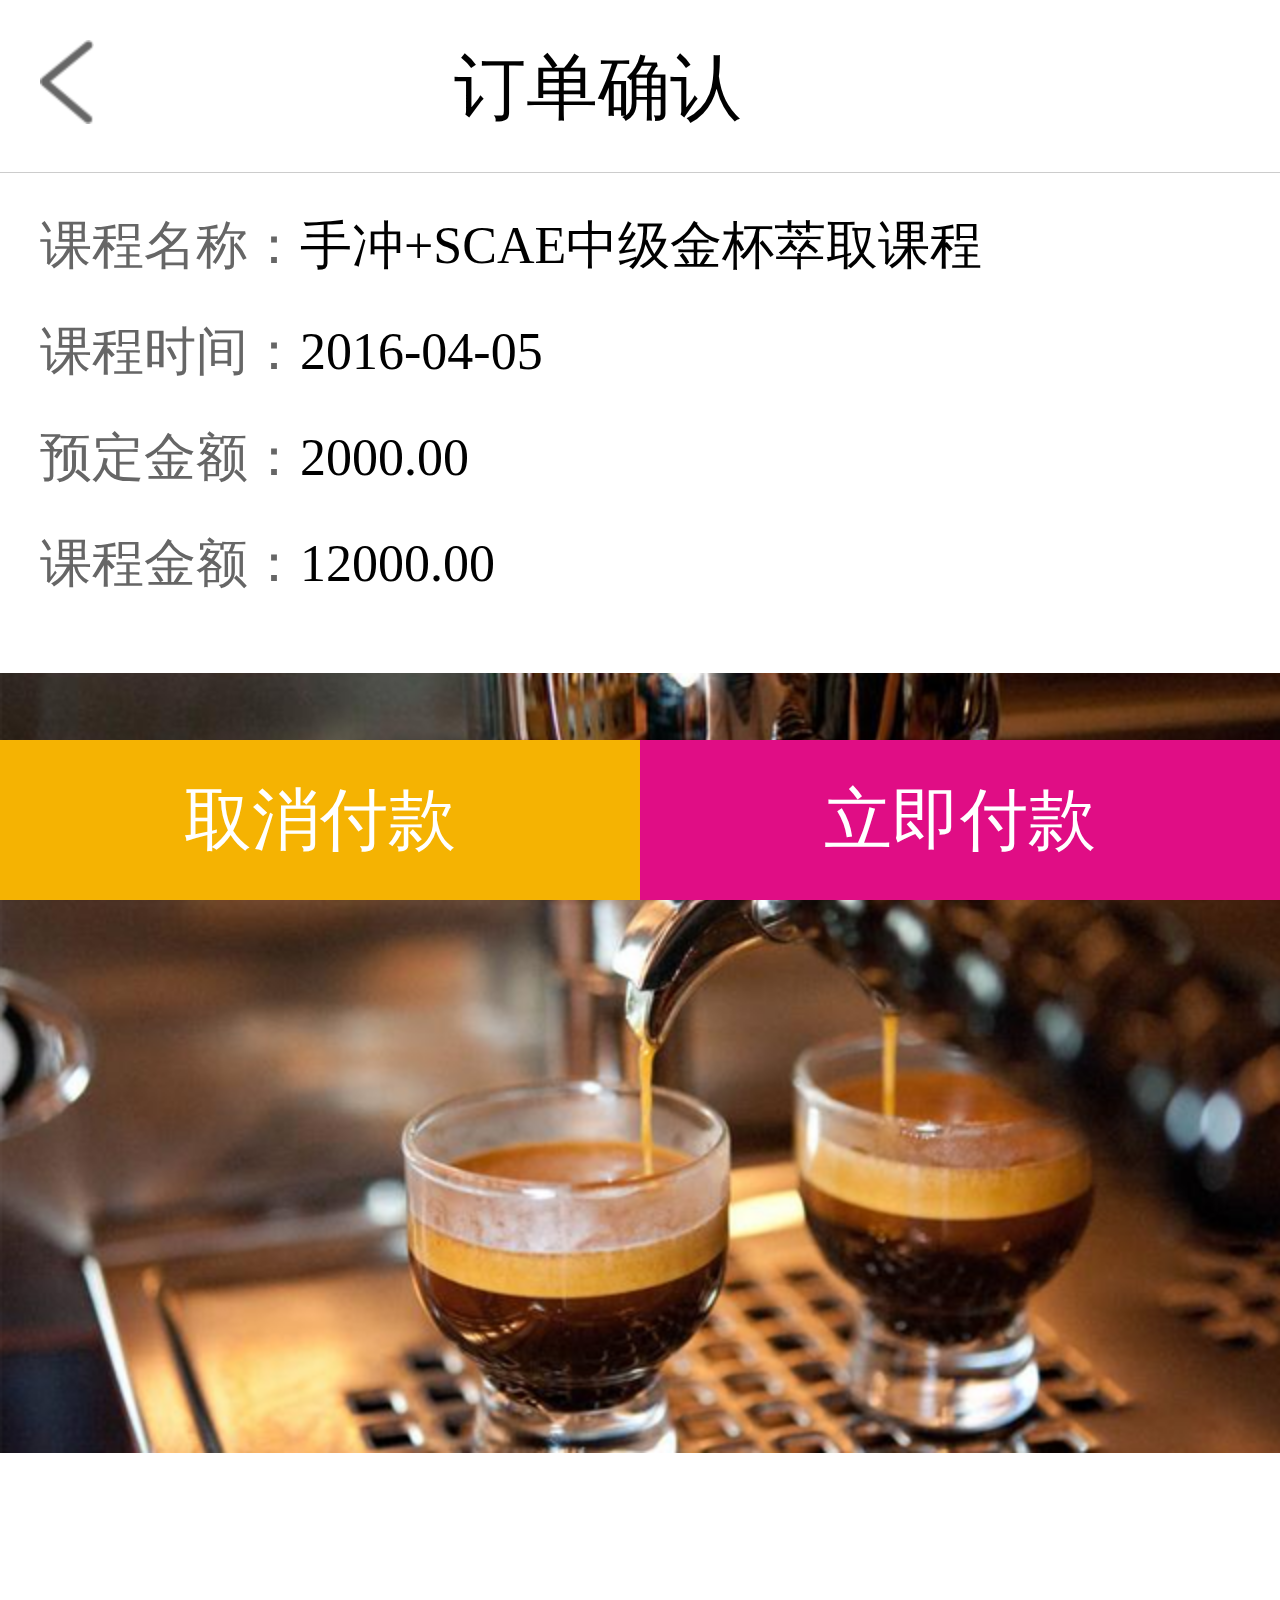
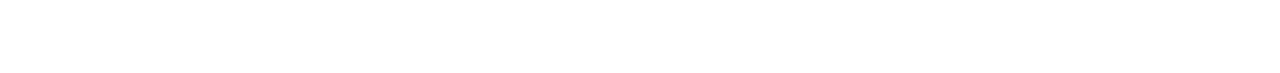
<file: coffee/dingdan.html>
<!DOCTYPE html>
<html lang="en">
<head>
    <meta charset="UTF-8">
    <meta name="viewport" content="width=device-width,user-scale=1.0,inital-sca;able=1.0"><!--可视区宽度等于设备的宽度，禁止缩放，缩放比例1:1-->
    <meta name="App-config" content="fullscreen=yes,useHistoryState,transition=yes"><!--保留系统的一些配置，（历史记录，动画效果，全屏）-->
    <meta name="Apple-mobile-web-app-capable" content="yes"><!--苹果专有的信息-->
    <meta name="Apple-mobile-web-app-status-bar-style" content="black">
    <title>订单确认</title>
    <link rel="stylesheet" href="css/style.css">
    <link rel="stylesheet" href="css/dingdan.css">
</head>
<body>
<div class="box">
    <div class="header">
        <li><img src="image/return.png"></li>
        <li class="study">订单确认</li>
    </div>
    <div class="clearfloat classname">
        <p><span>课程名称：</span>手冲+SCAE中级金杯萃取课程</p>
        <p><span>课程时间：</span>2016-04-05</p>
        <p><span>预定金额：</span>2000.00</p>
        <p><span>课程金额：</span>12000.00</p>
    </div>
    <div class="coffe">
        <img src="image/dingdan.png">
    </div>
    <div class="clearfloat footer">
        <input type="button" value="取消付款" >
        <input type="button" value="立即付款">
    </div>
</div>
</body>
<script>
    (function (win,doc) {
        function change() {
            document.documentElement.style.fontSize=100*document.documentElement.clientWidth/640+'px';
        }
        doc.addEventListener('DOMContentLoaded',change,false);
        win.addEventListener('resize',change,false);
    })(window,document);

</script>
</html>
</file>
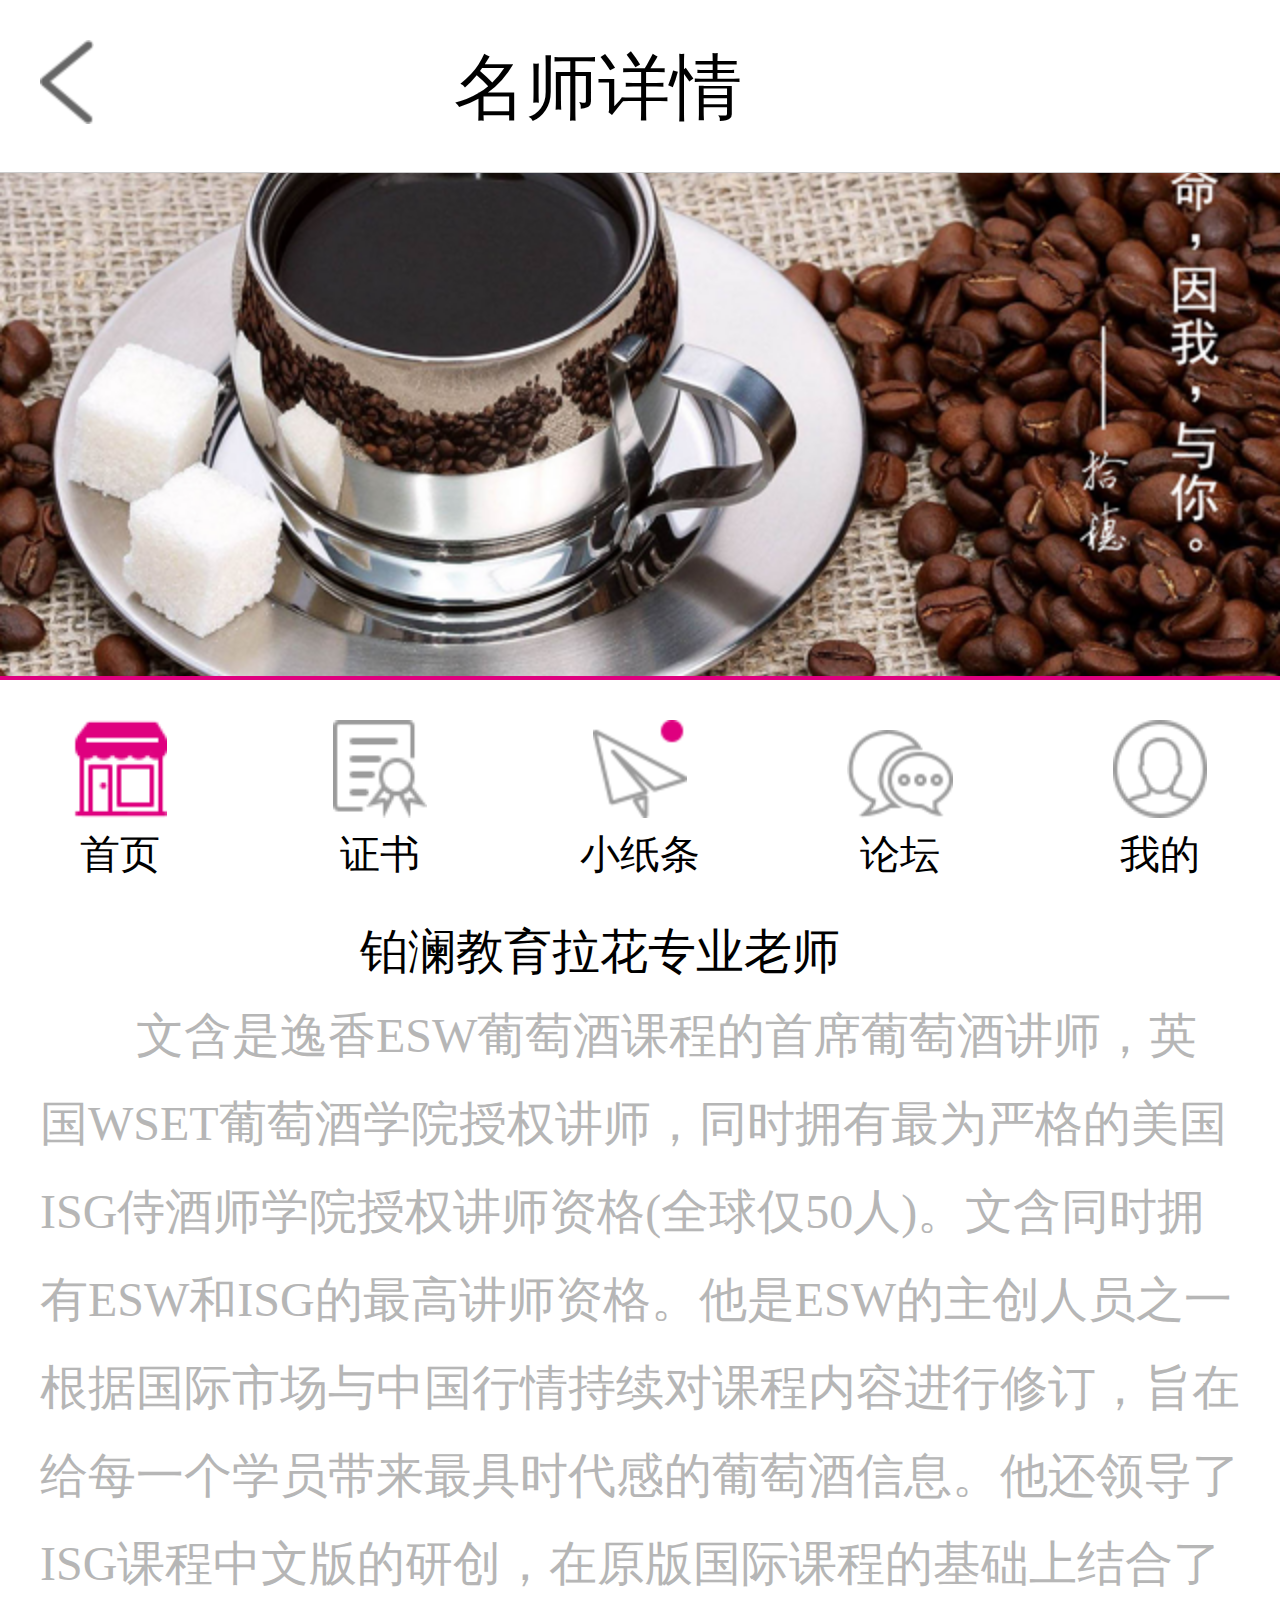
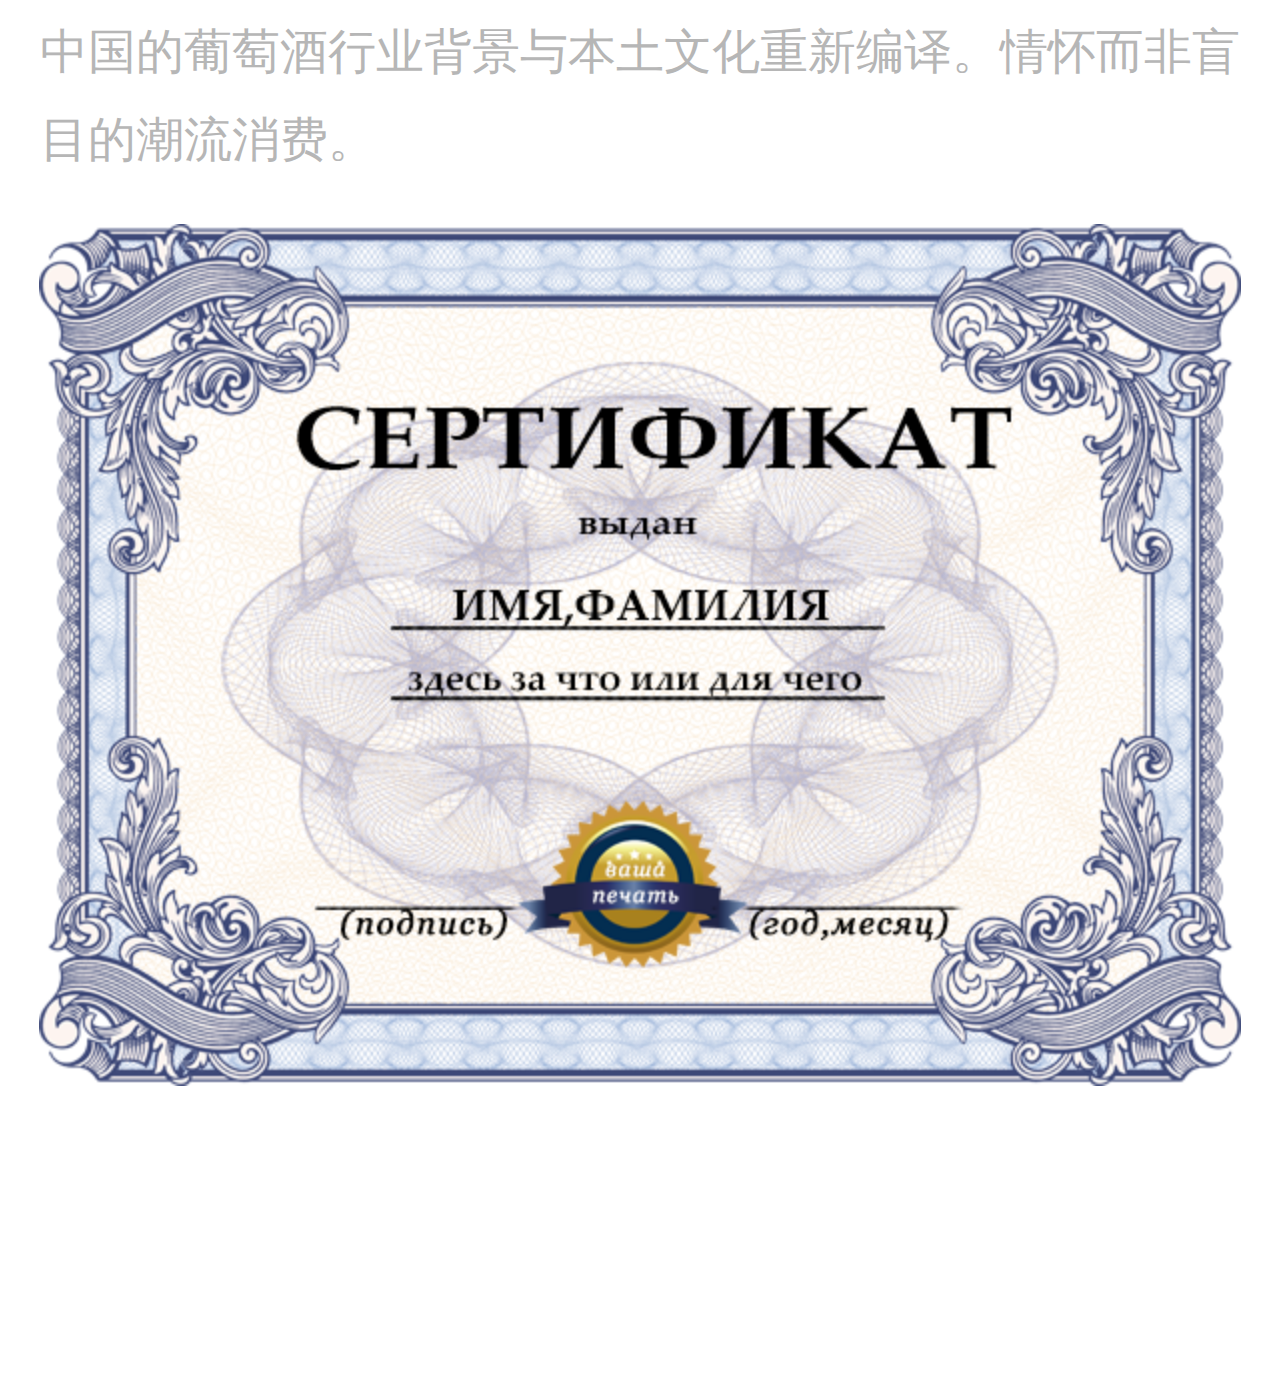
<file: coffee/famous teacher.html>
<!DOCTYPE html>
<html lang="en">
<head>
    <meta charset="UTF-8">
    <meta name="viewport" content="width=device-width,user-scale=1.0,inital-sca;able=1.0"><!--可视区宽度等于设备的宽度，禁止缩放，缩放比例1:1-->
    <meta name="App-config" content="fullscreen=yes,useHistoryState,transition=yes"><!--保留系统的一些配置，（历史记录，动画效果，全屏）-->
    <meta name="Apple-mobile-web-app-capable" content="yes"><!--苹果专有的信息-->
    <meta name="Apple-mobile-web-app-status-bar-style" content="black">
    <title>名师详情</title>
    <link rel="stylesheet" href="css/style.css">
    <link rel="stylesheet" href="css/famous teacher.css">
</head>
<body>
<div class="box">
    <div class="header">
        <li><img src="image/return.png"></li>
        <li class="study">名师详情</li>
    </div>
    <div class="banner">
        <img src="image/soul.png">
    </div>
    <div class="content">
        <span>肯尼 · 奥德</span>
        <span>铂澜教育拉花专业老师</span>
        <li>文含是逸香ESW葡萄酒课程的首席葡萄酒讲师，英国WSET葡萄酒学院授权讲师，同时拥有最为严格的美国ISG侍酒师学院授权讲师资格(全球仅50人)。文含同时拥有ESW和ISG的最高讲师资格。他是ESW的主创人员之一根据国际市场与中国行情持续对课程内容进行修订，旨在给每一个学员带来最具时代感的葡萄酒信息。他还领导了ISG课程中文版的研创，在原版国际课程的基础上结合了中国的葡萄酒行业背景与本土文化重新编译。情怀而非盲目的潮流消费。</li>
</div>
    <div class="zshu">
        <img src="image/zhengshu.png">
    </div>
    <div class="footer">
        <ul class="picnic">
            <img src="image/btn1.png">
            <span>首页</span>
        </ul>
        <ul class="picnic">
            <img src="image/btn2.png">
            <a href=""><span>证书</span></a>
        </ul>
        <ul class="picnic">
            <img src="image/btn3.png">
            <span>小纸条</span>
        </ul>
        <ul class="picnic2">
            <img src="image/btn4.png">
            <span>论坛</span>
        </ul>
        <ul class="picnic">
            <img src="image/btn5.png">
            <span>我的</span>
        </ul>
    </div>
</div>
</body>
<script>
    (function (win,doc) {
        function change() {
            document.documentElement.style.fontSize=100*document.documentElement.clientWidth/640+'px';
        }
        doc.addEventListener('DOMContentLoaded',change,false);
        win.addEventListener('resize',change,false);
    })(window,document);

</script>
</html>
</file>
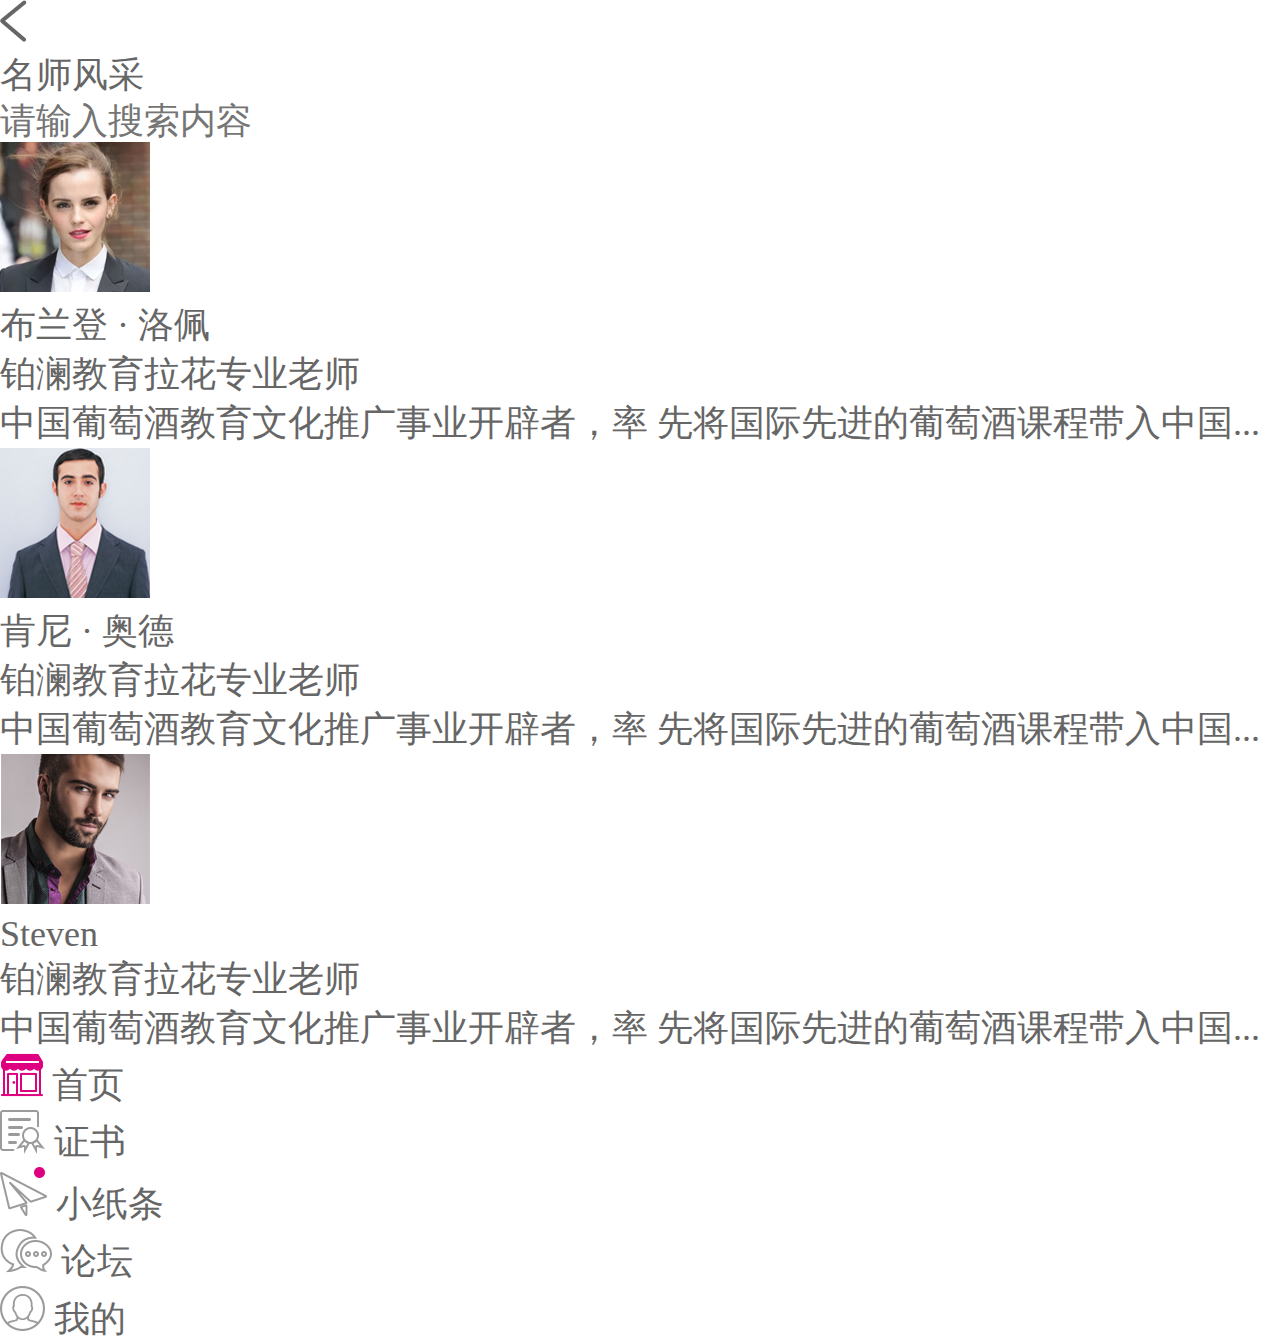
<file: coffee/fengcai.html>
<!DOCTYPE html>
<html lang="en">
<head>
    <meta charset="UTF-8">
    <meta name="viewport" content="width=device-width,user-scale=1.0,inital-sca;able=1.0"><!--可视区宽度等于设备的宽度，禁止缩放，缩放比例1:1-->
    <meta name="App-config" content="fullscreen=yes,useHistoryState,transition=yes"><!--保留系统的一些配置，（历史记录，动画效果，全屏）-->
    <meta name="Apple-mobile-web-app-capable" content="yes"><!--苹果专有的信息-->
    <meta name="Apple-mobile-web-app-status-bar-style" content="black">
    <title>名师风采</title>
    <link rel="stylesheet" href="css/style.css">
    <link rel="stylesheet" href="css/fengcai.css">
</head>
<body>
    <div class="header">
        <li><img src="image/return.png"></li>
        <li class="study">名师风采</li>
    </div>
    <div class="search">
        <ul class="classes">
            <li class="txt">
                <input type="text" value="" placeholder="请输入搜索内容"></li>
        </ul>
    </div>
    <div class="content">
    <ul class="photo">
        <img src="image/f1.png">
    </ul>
        <ul class="txt">
            <p>布兰登 · 洛佩</p>
            <p>铂澜教育拉花专业老师</p>
            <p>中国葡萄酒教育文化推广事业开辟者，率 先将国际先进的葡萄酒课程带入中国...</p>
        </ul>
    </div>
    <div class="content2">
    <ul class="photo">
        <img src="image/f2.png">
    </ul>
        <ul class="txt">
            <p>肯尼 · 奥德</p>
            <p>铂澜教育拉花专业老师</p>
            <p>中国葡萄酒教育文化推广事业开辟者，率 先将国际先进的葡萄酒课程带入中国...</p>
        </ul>
    </div>
    <div class="content3">
    <ul class="photo">
        <img src="image/f3.png">
    </ul>
        <ul class="txt">
            <p>Steven</p>
            <p>铂澜教育拉花专业老师</p>
            <p>中国葡萄酒教育文化推广事业开辟者，率 先将国际先进的葡萄酒课程带入中国...</p>
        </ul>
    </div>
    <div class="footer">
        <ul class="picnic">
            <img src="image/btn1.png">
            <span>首页</span>
        </ul>
        <ul class="picnic">
            <img src="image/btn2.png">
            <a href=""><span>证书</span></a>
        </ul>
        <ul class="picnic">
            <img src="image/btn3.png">
            <span>小纸条</span>
        </ul>
        <ul class="picnic2">
            <img src="image/btn4.png">
            <span>论坛</span>
        </ul>
        <ul class="picnic">
            <img src="image/btn5.png">
            <span>我的</span>
        </ul>
    </div>
</div>
</body>
<script>
    (function (win,doc) {
        function change() {
            document.documentElement.style.fontSize=100*document.documentElement.clientWidth/640+'px';
        }
        doc.addEventListener('DOMContentLoaded',change,false);
        win.addEventListener('resize',change,false);
    })(window,document);

</script>
</html>
</file>
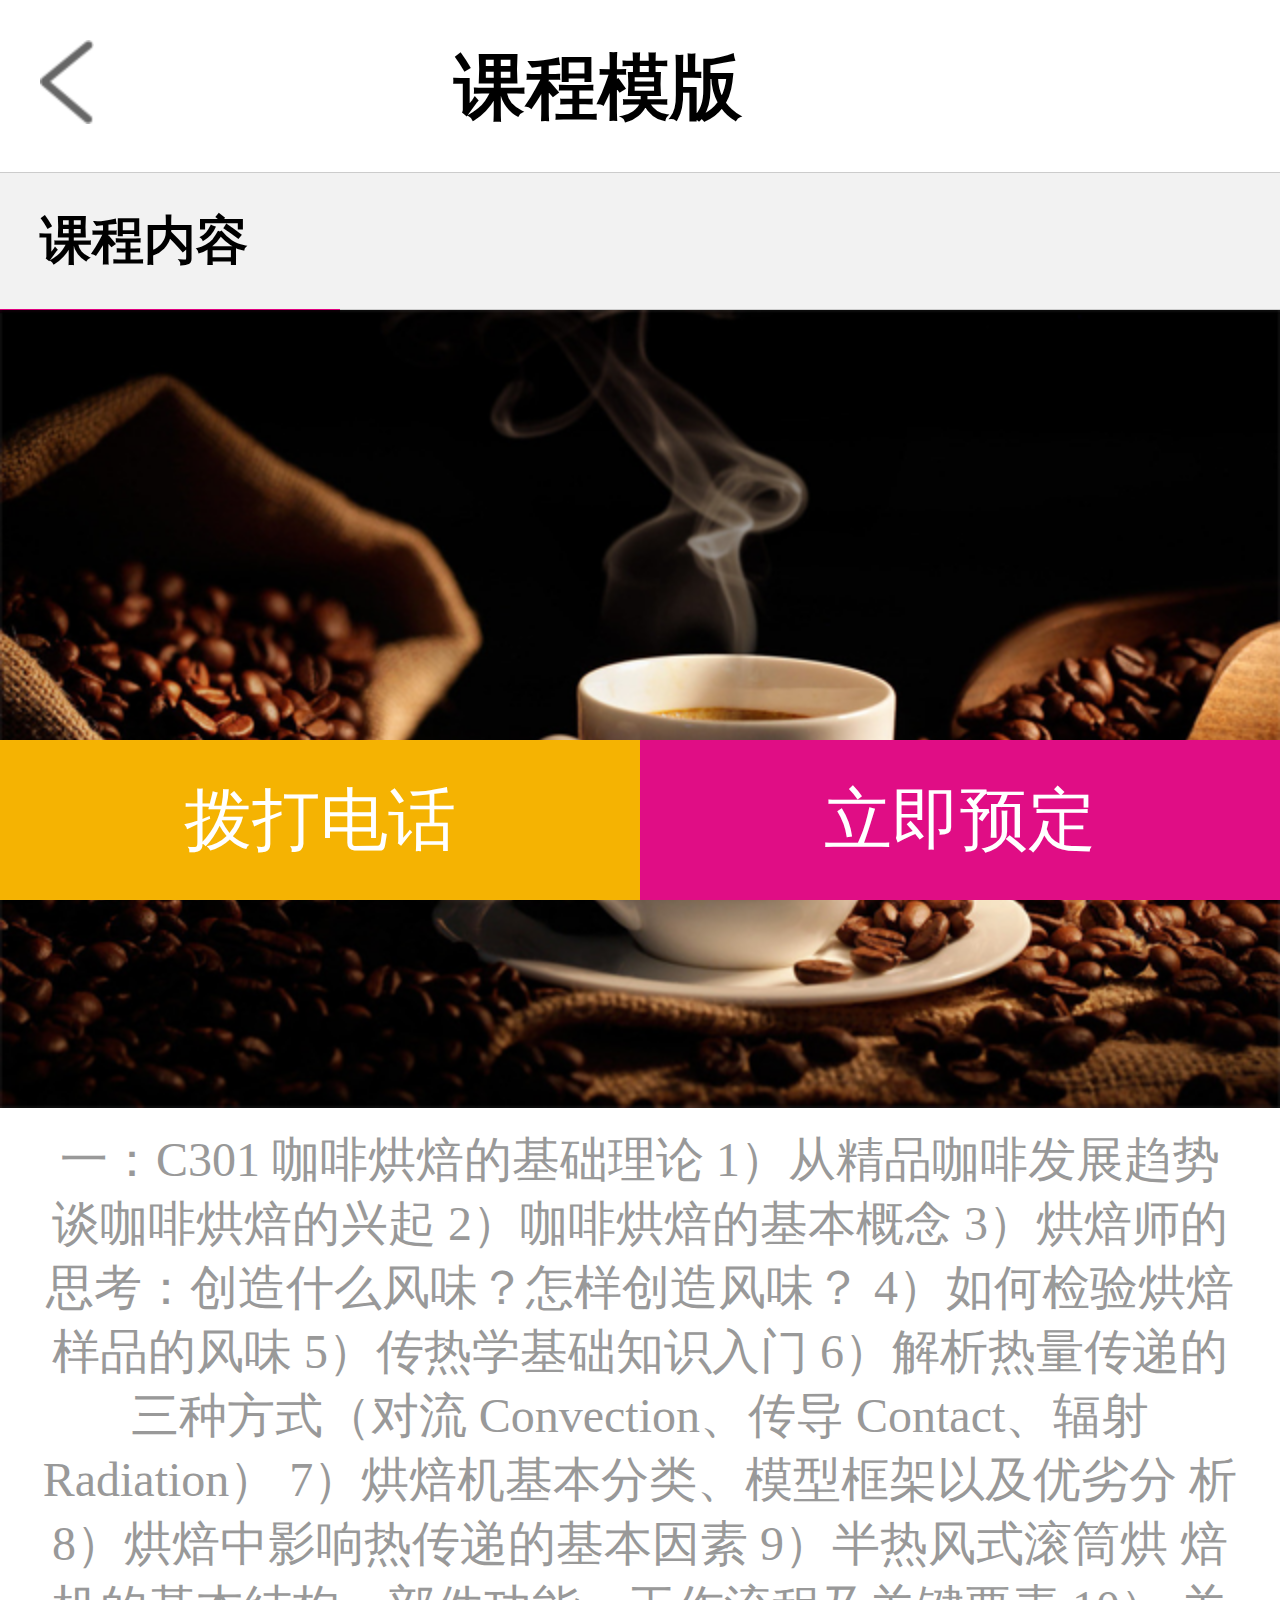
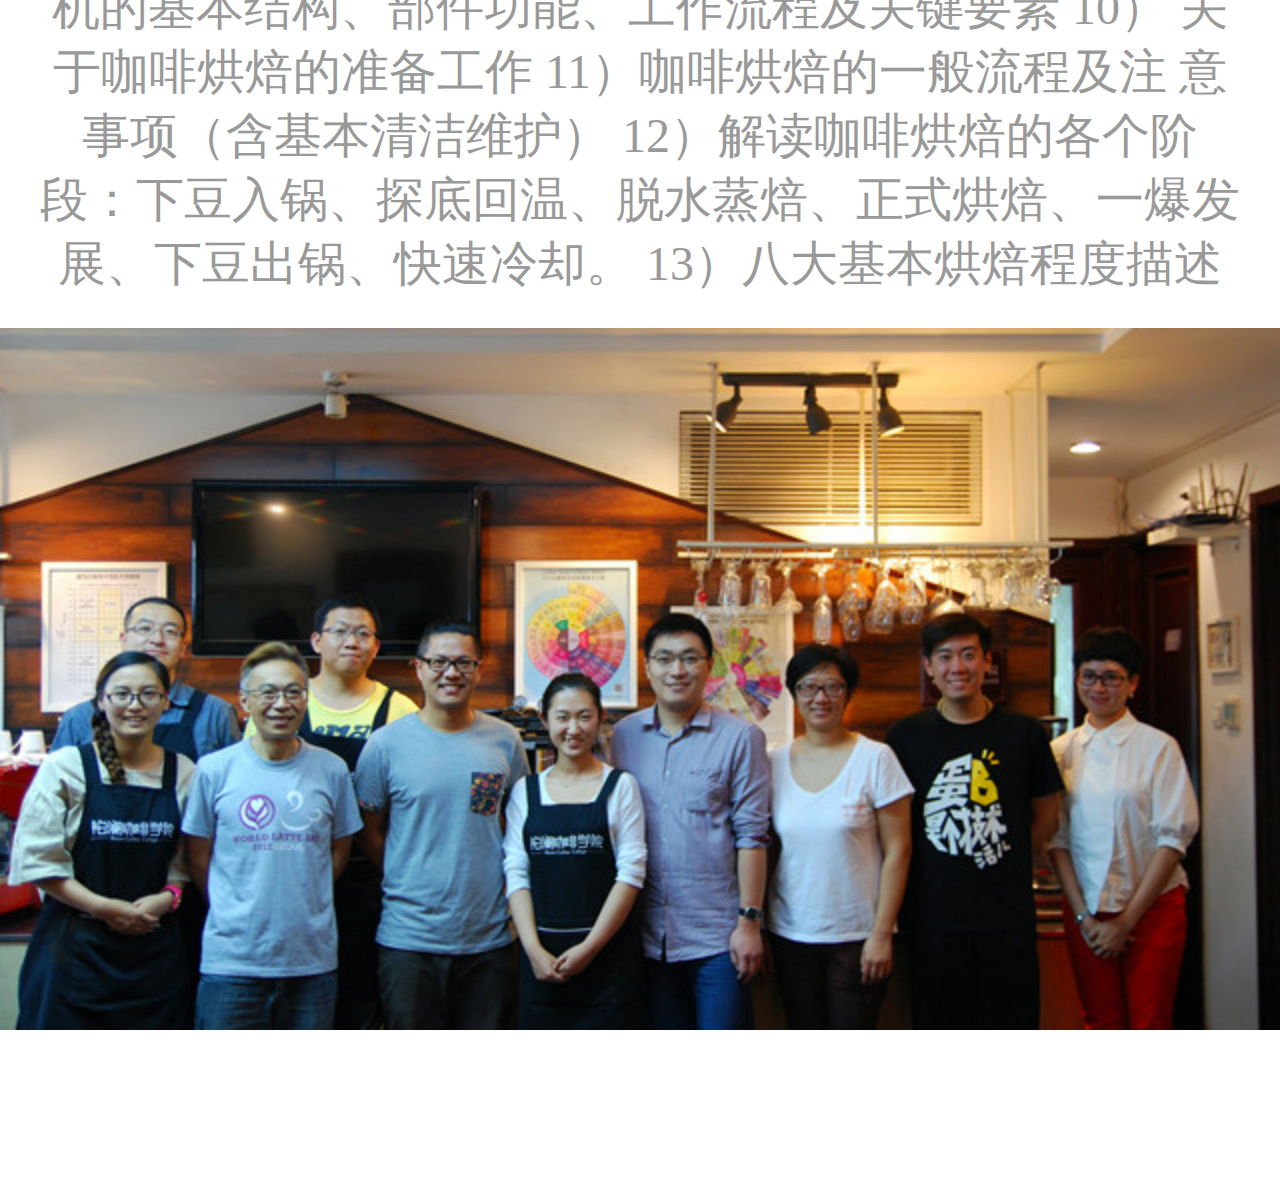
<file: coffee/mould.html>
<!DOCTYPE html>
<html lang="en">
<head>
    <meta charset="UTF-8">
    <meta name="viewport" content="width=device-width,user-scale=1.0,inital-sca;able=1.0"><!--可视区宽度等于设备的宽度，禁止缩放，缩放比例1:1-->
    <meta name="App-config" content="fullscreen=yes,useHistoryState,transition=yes"><!--保留系统的一些配置，（历史记录，动画效果，全屏）-->
    <meta name="Apple-mobile-web-app-capable" content="yes"><!--苹果专有的信息-->
    <meta name="Apple-mobile-web-app-status-bar-style" content="black">
    <title>课程模版</title>
    <link rel="stylesheet" href="css/style.css">
    <link rel="stylesheet" href="css/mould.css">
</head>
<body>
<div class="box">
    <div class="header">
        <li><img src="image/return.png"></li>
        <li class="study">课程模版</li>
    </div>
    <div class="list">
        <ul class="list-left">
            <li>课程内容</li>
        </ul>
    </div>
    <div class="coffee">
        <img src="image/coffee.png">
    </div>
    <div class="content">
    <li>一：C301 咖啡烘焙的基础理论 1）从精品咖啡发展趋势
        谈咖啡烘焙的兴起 2）咖啡烘焙的基本概念 3）烘焙师的
        思考：创造什么风味？怎样创造风味？ 4）如何检验烘焙
        样品的风味 5）传热学基础知识入门 6）解析热量传递的
        三种方式（对流 Convection、传导 Contact、辐射
        Radiation） 7）烘焙机基本分类、模型框架以及优劣分
        析 8）烘焙中影响热传递的基本因素 9）半热风式滚筒烘
        焙机的基本结构、部件功能、工作流程及关键要素 10）
        关于咖啡烘焙的准备工作 11）咖啡烘焙的一般流程及注
        意事项（含基本清洁维护） 12）解读咖啡烘焙的各个阶
        段：下豆入锅、探底回温、脱水蒸焙、正式烘焙、一爆发
        展、下豆出锅、快速冷却。 13）八大基本烘焙程度描述</li>
    </div>
    <div class="family">
        <img src="image/family.png">
    </div>
    <div class="clearfloat footer">
        <input type="button" value="拨打电话" >
        <input type="button" value="立即预定">
    </div>
</div>
</body>
<script>
    (function (win,doc) {
        function change() {
            document.documentElement.style.fontSize=100*document.documentElement.clientWidth/640+'px';
        }
        doc.addEventListener('DOMContentLoaded',change,false);
        win.addEventListener('resize',change,false);
    })(window,document);

</script>
</html>
</file>
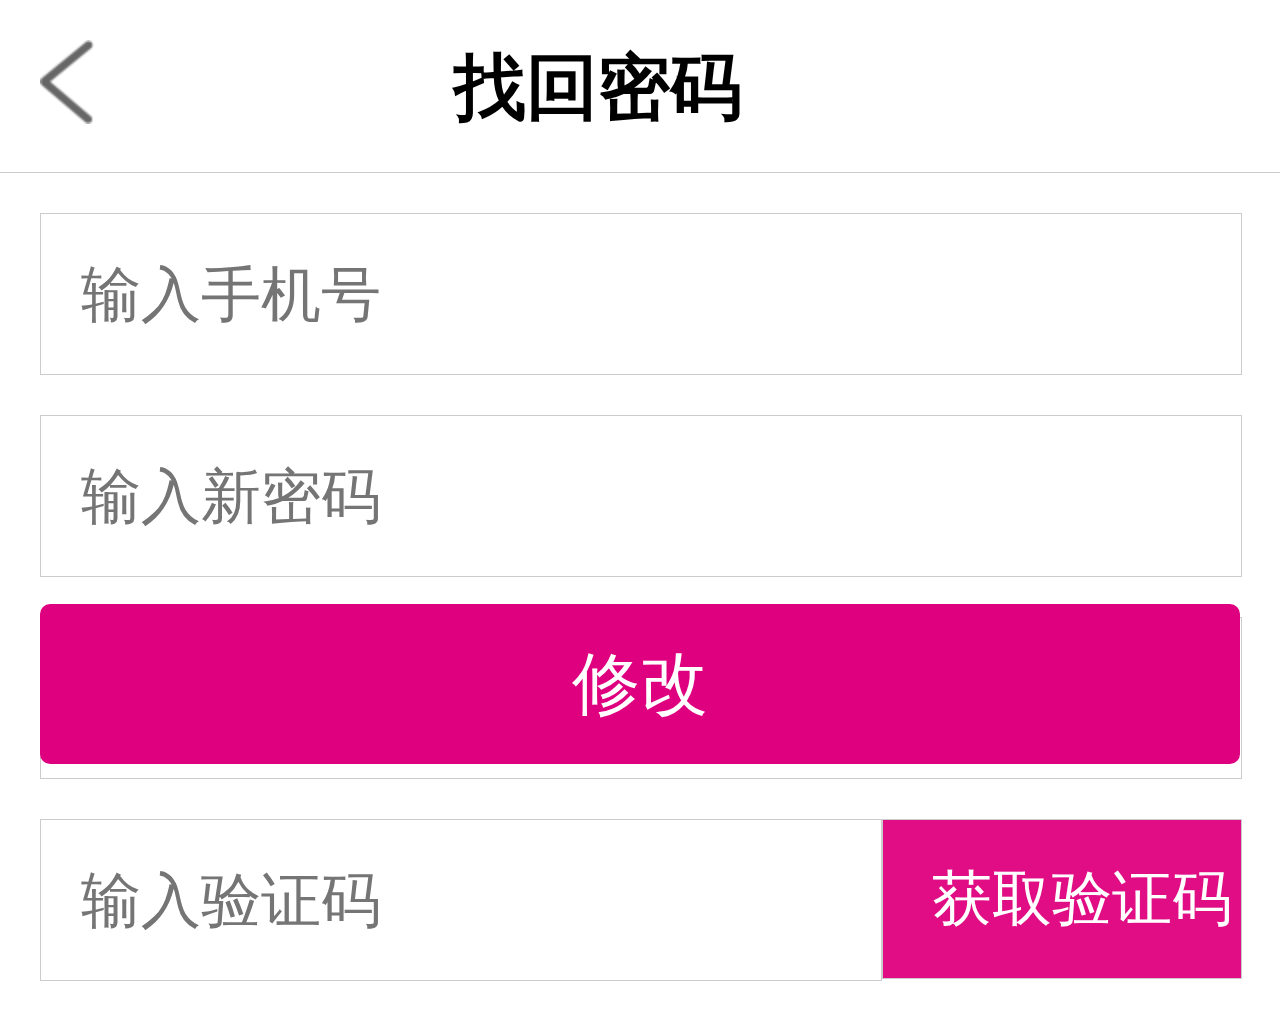
<file: coffee/password.html>
<!DOCTYPE html>
<html lang="en">
<head>
    <meta charset="UTF-8">
    <meta name="viewport" content="width=device-width,user-scale=1.0,inital-sca;able=1.0"><!--可视区宽度等于设备的宽度，禁止缩放，缩放比例1:1-->
    <meta name="App-config" content="fullscreen=yes,useHistoryState,transition=yes"><!--保留系统的一些配置，（历史记录，动画效果，全屏）-->
    <meta name="Apple-mobile-web-app-capable" content="yes"><!--苹果专有的信息-->
    <meta name="Apple-mobile-web-app-status-bar-style" content="black">
    <title>找回密码</title>
    <link rel="stylesheet" href="css/style.css">
    <link rel="stylesheet" href="css/password.css">
</head>
<body>
<div class="box">
    <div class="header">
        <li><img src="image/return.png"></li>
        <li class="study">找回密码</li>
    </div>
    <div class="dlu">
        <p><input type="text" value="" placeholder="输入手机号"></p>
        <p><input type="text" value="" placeholder="输入新密码"></p>
        <p><input type="text" value="" placeholder="确认新密码密码"></p>
        <p class="yzm">
            <input type="text" value="" placeholder="输入验证码">
            <input type="button" class="huoqu" value="获取验证码">
        </p>
    </div>
    <div class="clearfloat login">
        <input type="button" value="修改">
    </div>
</div>
</body>
<script>
    (function (win,doc) {
        function change() {
            document.documentElement.style.fontSize=100*document.documentElement.clientWidth/640+'px';
        }
        doc.addEventListener('DOMContentLoaded',change,false);
        win.addEventListener('resize',change,false);
    })(window,document);

</script>
</html>
</file>
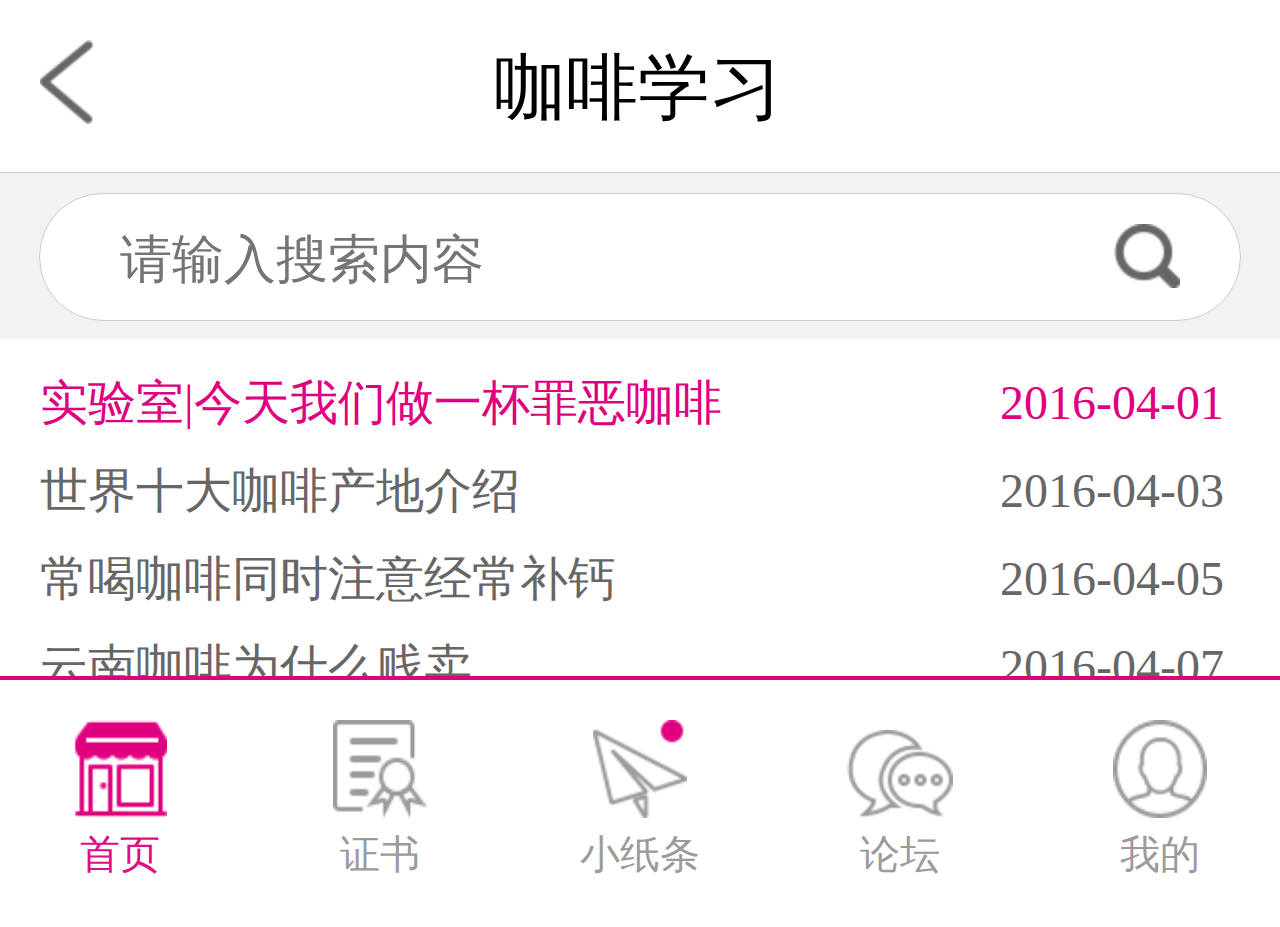
<file: coffee/study.html>
<!DOCTYPE html>
<html lang="en">
<head>
    <meta charset="UTF-8">
    <meta name="viewport" content="width=device-width,user-scale=1.0,inital-sca;able=1.0"><!--可视区宽度等于设备的宽度，禁止缩放，缩放比例1:1-->
    <meta name="App-config" content="fullscreen=yes,useHistoryState,transition=yes"><!--保留系统的一些配置，（历史记录，动画效果，全屏）-->
    <meta name="Apple-mobile-web-app-capable" content="yes"><!--苹果专有的信息-->
    <meta name="Apple-mobile-web-app-status-bar-style" content="black">
    <title>咖啡学习</title>
    <link rel="stylesheet" href="css/study.css">
    <link rel="stylesheet" href="css/style.css">
</head>
<body>
<div class="box">
    <div class="header">
        <li><img src="image/return.png"></li>
        <li class="study">咖啡学习</li>
</div>
    <div class="search">
        <ul class="classes">
            <li class="txt">
                <input type="text" value="" placeholder="请输入搜索内容"></li>
        </ul>
    </div>
    <div class="luntan">
        <ul class="show">
            <p><a href="javascript:;">实验室|今天我们做一杯罪恶咖啡</a></p>
            <p><a href="javascript:;">世界十大咖啡产地介绍</a></p>
            <p><a href="javascript:;">常喝咖啡同时注意经常补钙</a></p>
            <p><a href="javascript:;">云南咖啡为什么贱卖</a></p>
            <p><a href="javascript:;">咖啡标志全国性指南</a></p>
            <p><a href="javascript:;">你知道吗|咖啡还可以这样喝</a></p>
        </ul>
        <ul class="show-r">
            <p><a href="javascript:;">2016-04-01</a></p>
            <p><a href="javascript:;">2016-04-03</a></p>
            <p><a href="javascript:;"> 2016-04-05</a></p>
            <p><a href="javascript:;">2016-04-07</a></p>
            <p><a href="javascript:;">2016-04-10</a></p>
            <p><a href="javascript:;"> 2016-04-12</a></p>
        </ul>
    </div>
    <div class="footer">
    <ul class="picnic">
        <a href="index.html">
            <img src="image/btn1.png">
            <span>首页</span>
        </a>
    </ul>
    <ul class="picnic">
        <a href="zhengshu.html">
            <img src="image/btn2.png">
           <span>证书</span>
        </a>
    </ul>
    <ul class="picnic">
        <img src="image/btn3.png">
        <span>小纸条</span>
    </ul>
    <ul class="picnic2">
        <img src="image/btn4.png">
        <span>论坛</span>
    </ul>
    <ul class="picnic">
        <img src="image/btn5.png">
        <span>我的</span>
    </ul>
</div>
</div>
</body>
<script>
    (function (win,doc) {
        function change() {
            document.documentElement.style.fontSize=100*document.documentElement.clientWidth/640+'px';
        }
        doc.addEventListener('DOMContentLoaded',change,false);
        win.addEventListener('resize',change,false);
    })(window,document);

</script>
</html>
</file>
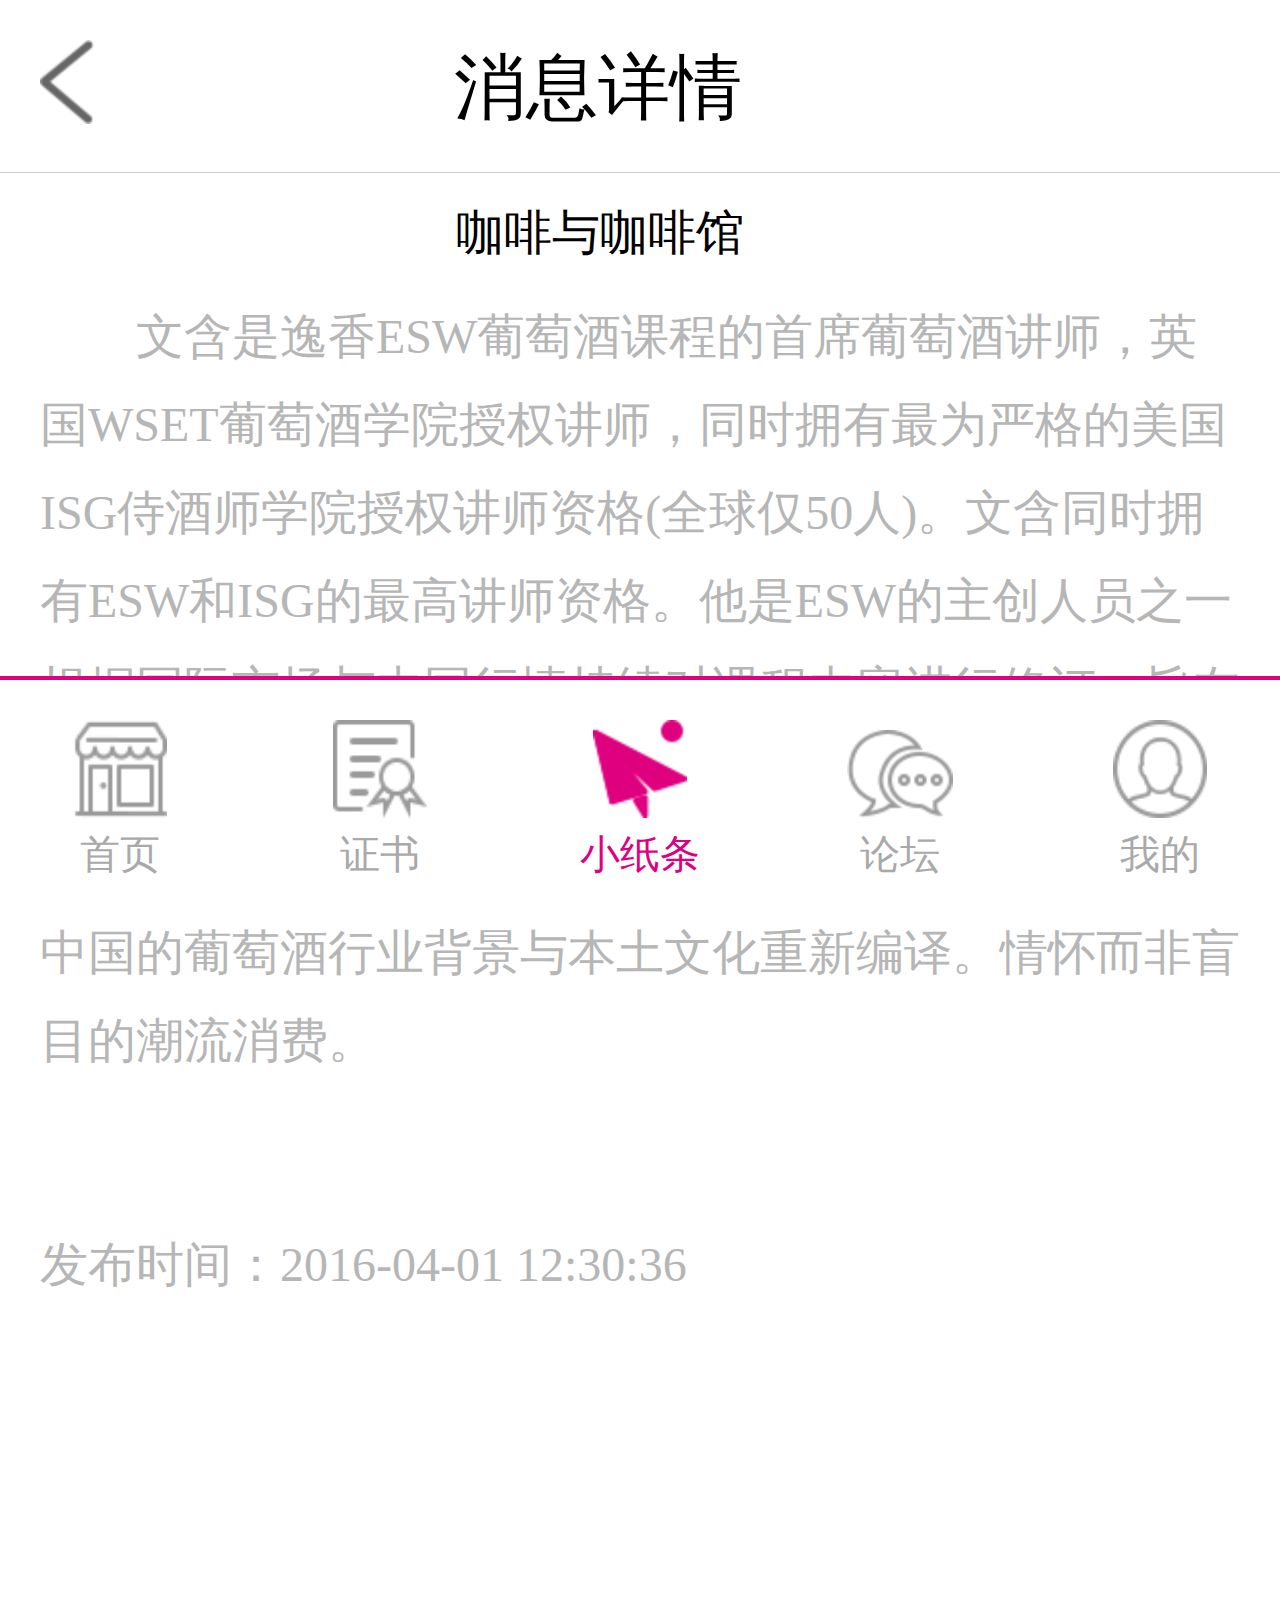
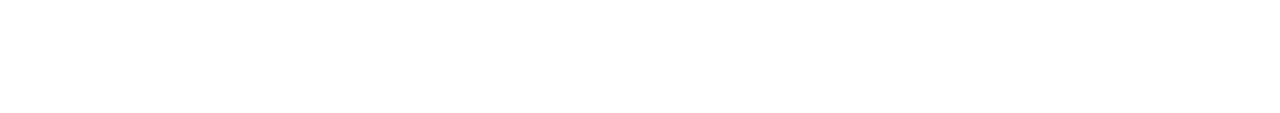
<file: coffee/xiaozhitiao.html>
<!DOCTYPE html>
<html lang="en">
<head>
    <meta charset="UTF-8">
    <meta name="viewport" content="width=device-width,user-scale=1.0,inital-sca;able=1.0"><!--可视区宽度等于设备的宽度，禁止缩放，缩放比例1:1-->
    <meta name="App-config" content="fullscreen=yes,useHistoryState,transition=yes"><!--保留系统的一些配置，（历史记录，动画效果，全屏）-->
    <meta name="Apple-mobile-web-app-capable" content="yes"><!--苹果专有的信息-->
    <meta name="Apple-mobile-web-app-status-bar-style" content="black">
    <title>小纸条</title>
    <link rel="stylesheet" href="css/xiaozhitiao.css">
    <link rel="stylesheet" href="css/style.css">
</head>
<body>
<div class="box">
    <div class="header">
        <li><img src="image/return.png"></li>
        <li class="study">消息详情</li>
    </div>
    <div class="content">
        <span>咖啡与咖啡馆</span>
        <li>文含是逸香ESW葡萄酒课程的首席葡萄酒讲师，英国WSET葡萄酒学院授权讲师，同时拥有最为严格的美国ISG侍酒师学院授权讲师资格(全球仅50人)。文含同时拥有ESW和ISG的最高讲师资格。他是ESW的主创人员之一根据国际市场与中国行情持续对课程内容进行修订，旨在给每一个学员带来最具时代感的葡萄酒信息。他还领导了ISG课程中文版的研创，在原版国际课程的基础上结合了中国的葡萄酒行业背景与本土文化重新编译。情怀而非盲目的潮流消费。</li>
        <li class="last"> 发布时间：2016-04-01 12:30:36</li>
    </div>
    <div class="footer">
        <ul class="picnic">
            <img src="image/btn1-1.png">
            <span>首页</span>
        </ul>
        <ul class="picnic">
            <img src="image/btn2.png">
            <a href=""><span>证书</span></a>
        </ul>
        <ul class="picnic3">
            <img src="image/btn3-3.png">
            <span>小纸条</span>
        </ul>
        <ul class="picnic2">
            <img src="image/btn4.png">
            <span>论坛</span>
        </ul>
        <ul class="picnic">
            <img src="image/btn5.png">
            <span>我的</span>
        </ul>
    </div>
</div>
</body>
<script>
    (function (win,doc) {
        function change() {
            document.documentElement.style.fontSize=100*document.documentElement.clientWidth/640+'px';
        }
        doc.addEventListener('DOMContentLoaded',change,false);
        win.addEventListener('resize',change,false);
    })(window,document);

</script>
</html>
</file>
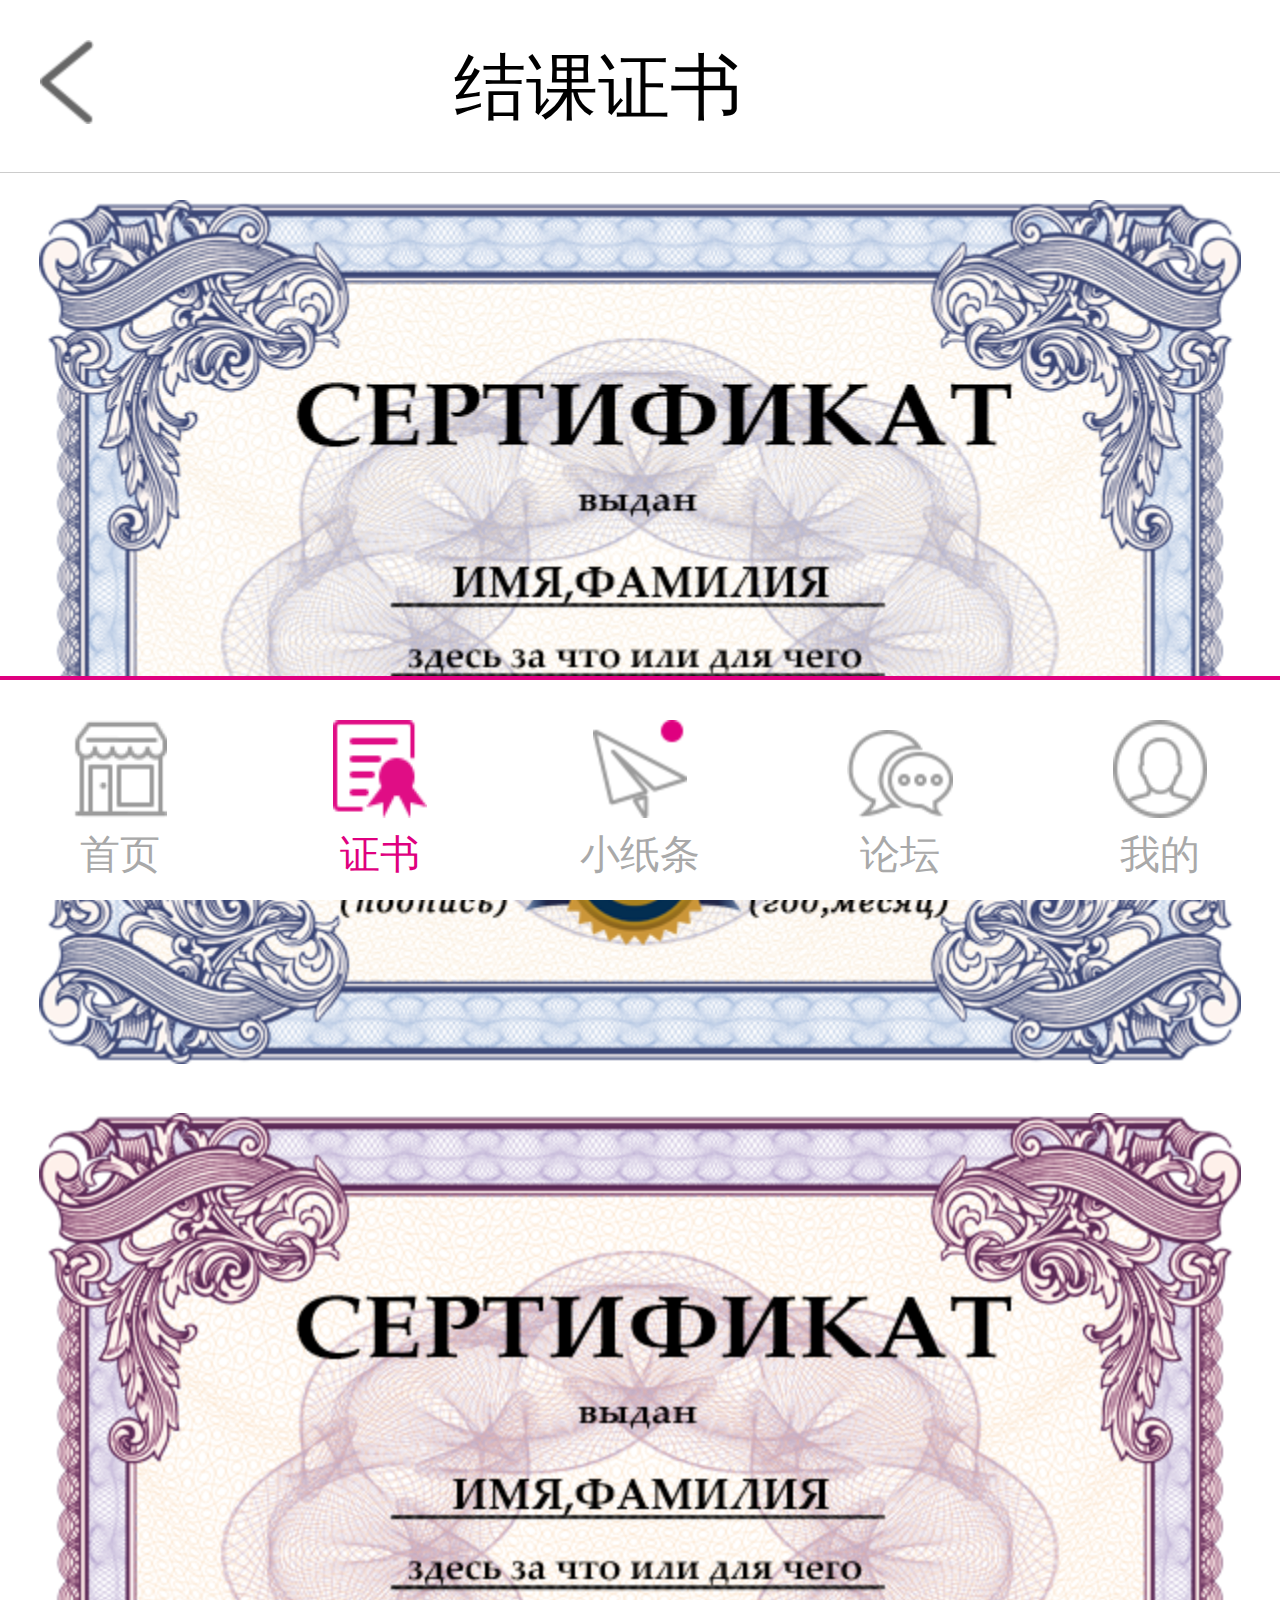
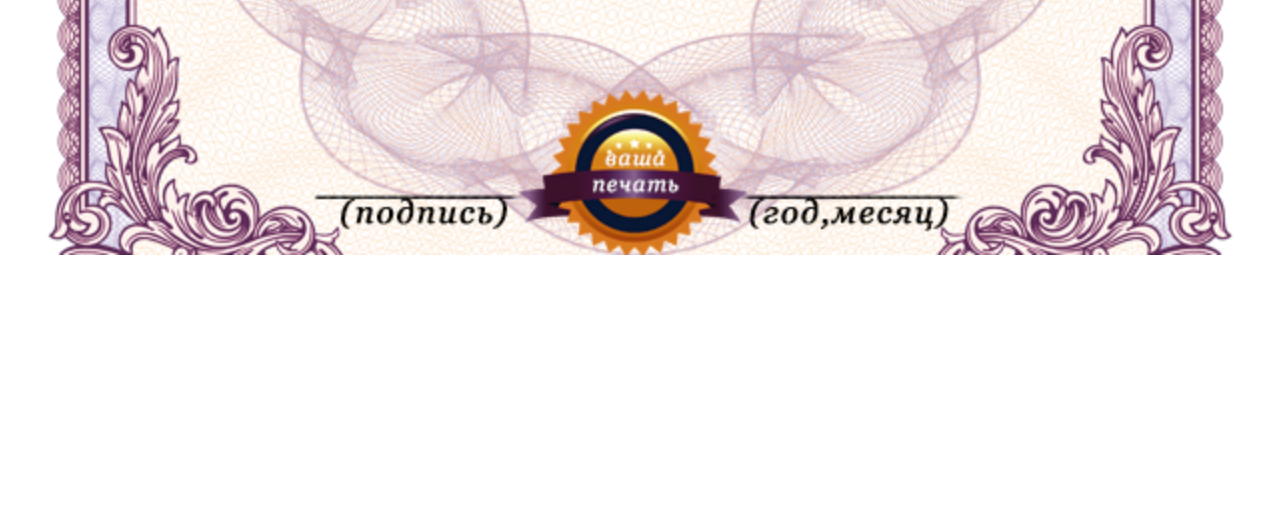
<file: coffee/zhengshu.html>
<!DOCTYPE html>
<html lang="en">
<head>
    <meta charset="UTF-8">
    <meta name="viewport" content="width=device-width,user-scale=1.0,inital-sca;able=1.0"><!--可视区宽度等于设备的宽度，禁止缩放，缩放比例1:1-->
    <meta name="App-config" content="fullscreen=yes,useHistoryState,transition=yes"><!--保留系统的一些配置，（历史记录，动画效果，全屏）-->
    <meta name="Apple-mobile-web-app-capable" content="yes"><!--苹果专有的信息-->
    <meta name="Apple-mobile-web-app-status-bar-style" content="black">
    <title>结果证书</title>
    <link rel="stylesheet" href="css/style.css">
    <link rel="stylesheet" href="css/zhengshu.css">
</head>
<div class="box">
    <div class="header">
        <li><img src="image/return.png"></li>
        <li class="study">结课证书</li>
    </div>
<body>

<div class="picture">
   <p><img src="image/zhengshu.png" ></p>
   <p class="zs"><img src="image/zhengshu2.png"></p>
</div>
    <div class="footer">
        <ul class="picnic">
            <img src="image/btn1-1.png">
            <span>首页</span>
        </ul>
        <ul class="picnic1">
            <img src="image/btn2-2.png">
            <a href=""><span>证书</span></a>
        </ul>
        <ul class="picnic3">
            <img src="image/btn3.png">
            <span>小纸条</span>
        </ul>
        <ul class="picnic2">
            <img src="image/btn4.png">
            <span>论坛</span>
        </ul>
        <ul class="picnic">
            <img src="image/btn5.png">
            <span>我的</span>
        </ul>
    </div>

</div>
</body>
<script>
    (function (win,doc) {
        function change() {
            document.documentElement.style.fontSize=100*document.documentElement.clientWidth/640+'px';
        }
        doc.addEventListener('DOMContentLoaded',change,false);
        win.addEventListener('resize',change,false);
    })(window,document);

</script>
</html>
</file>
<file: coffee/css/index.css>
.box {
  width: 100%;
  height: 100%;
  float: left;
  background: #fff;
}
.box .header {
  width: 100%;
  height: 0.88rem;
  text-align: center;
}
.box .header img {
  width: 1.35rem;
  height: 0.73rem;
  margin-top: 0.1rem;
}
.box .search {
  width: 100%;
  height: 0.83rem;
  background: #f2f2f2;
  border-top: 1px solid #cdcccc;
}
.box .search .classes {
  width: 6rem;
  height: 0.63rem;
  border-radius: 0.5rem;
  border: 1px solid #cdcccc;
  margin: 0 auto;
  background: #fff;
  margin-top: 0.1rem;
  font-size: 0.28rem;
}
.box .search .classes li {
  float: left;
  margin-left: 0.3rem;
  margin-top: 0.1rem;
}
.box .search .classes li span img {
  width: 0.22rem;
  height: 0.13rem;
}
.box .search .classes .txt {
  margin-top: 0.15rem;
}
.box .search .classes .txt input {
  width: 4.2rem;
  height: 0.35rem;
  display: block;
  border-left: 1px solid #cdcccc;
  padding-left: 0.1rem;
  background: url(../image/sou.png) no-repeat right top;
  background-size: 0.33rem 0.32rem;
}
.box .banner {
  width: 100%;
}
.box .banner img {
  width: 100%;
  height: 2.22rem;
  display: block;
}
.box .list {
  height: 0.68rem;
  background: #f2f2f2;
  border-bottom: 1px solid #cccccc;
}
.box .list .list-left {
  float: left;
  width: 1.98rem;
  height: 0.68rem;
  line-height: 0.68rem;
  padding-left: 0.2rem;
  border-bottom: 0.02rem solid #df007f;
  font-size: 0.26rem;
  color: #000;
}
.box .list .list-left li {
  float: left;
}
.box .list .list-right {
  float: right;
  width: 1.98rem;
  height: 0.68rem;
  line-height: 0.68rem;
  padding-right: 0.2rem;
  font-size: 0.26rem;
  color: #000;
}
.box .list .list-right li {
  float: right;
}
.box .course {
  width: 100%;
  height: 1.9rem;
  float: left;
  background: #fff;
}
.box .course .course-l {
  float: left;
  padding-top: 0.2rem;
  padding-left: 0.2rem;
}
.box .course .course-l img {
  width: 1.5rem;
  height: 1.5rem;
}
.box .course .course-r {
  float: left;
  width: 4.33rem;
  font-size: 0.26rem;
  padding-top: 0.2rem;
  padding-left: 0.2rem;
  color: #000;
}
.box .course .course-r .s {
  display: inline-block;
}
.box .course .course-r .s img {
  width: 0.3rem;
  height: 0.3rem;
  line-height: 0.3rem;
  padding-left: 0.2rem;
  position: relative;
  top: 0.06rem;
  right: -0.6rem;
}
.box .course .course-r .person {
  color: #999999;
  line-height: 0.4rem;
}
.box .course .course-r .money {
  color: #df007f;
  font-weight: bold;
  line-height: 0.4rem;
}
.box .course .course-r .date {
  color: #999999;
  line-height: 0.4rem;
}
.box .course .course-r .date a {
  display: inline-block;
  width: 1.78rem;
  height: 0.43rem;
  background: #df007f;
  color: #fff;
  text-align: center;
  border-radius: 0.5rem;
  font-size: 0.26rem;
  position: relative;
  right: -0.2rem;
  bottom: 0.01rem;
}
.box .course2 {
  width: 100%;
  height: 1.9rem;
  float: left;
  background: #f5f5f5;
}
.box .course2 .course-l {
  float: left;
  padding-top: 0.2rem;
  padding-left: 0.2rem;
}
.box .course2 .course-l img {
  width: 1.5rem;
  height: 1.5rem;
}
.box .course2 .course-r {
  float: left;
  width: 4.33rem;
  font-size: 0.26rem;
  padding-top: 0.2rem;
  padding-left: 0.2rem;
  color: #000;
}
.box .course2 .course-r .s {
  display: inline-block;
}
.box .course2 .course-r .s img {
  width: 0.3rem;
  height: 0.3rem;
  line-height: 0.3rem;
  padding-left: 0.2rem;
  position: relative;
  top: 0.06rem;
  right: -0.6rem;
}
.box .course2 .course-r .person {
  color: #999999;
  line-height: 0.4rem;
}
.box .course2 .course-r .money {
  color: #df007f;
  font-weight: bold;
  line-height: 0.4rem;
}
.box .course2 .course-r .date {
  color: #999999;
  line-height: 0.4rem;
}
.box .course2 .course-r .date a {
  display: inline-block;
  width: 1.78rem;
  height: 0.43rem;
  background: #fff;
  color: #df007f;
  border: 1px solid #df007f;
  text-align: center;
  border-radius: 0.5rem;
  font-size: 0.26rem;
  position: relative;
  right: -0.2rem;
  bottom: 0.01rem;
}
.box .course3 {
  width: 100%;
  height: 1.9rem;
  float: left;
  background: #fff;
}
.box .course3 .course-l {
  float: left;
  padding-top: 0.2rem;
  padding-left: 0.2rem;
}
.box .course3 .course-l img {
  width: 1.5rem;
  height: 1.5rem;
}
.box .course3 .course-r {
  float: left;
  width: 4.3rem;
  font-size: 0.26rem;
  padding-top: 0.2rem;
  padding-left: 0.2rem;
  color: #000;
}
.box .course3 .course-r .s {
  display: inline-block;
}
.box .course3 .course-r .s img {
  width: 0.3rem;
  height: 0.3rem;
  line-height: 0.3rem;
  position: relative;
  top: 0.06rem;
  right: -0.5rem;
}
.box .course3 .course-r .person {
  color: #999999;
  line-height: 0.4rem;
}
.box .course3 .course-r .money {
  color: #df007f;
  font-weight: bold;
  line-height: 0.4rem;
}
.box .course3 .course-r .date {
  color: #999999;
  line-height: 0.4rem;
}
.box .course3 .course-r .date a {
  display: inline-block;
  width: 1.78rem;
  height: 0.43rem;
  background: #fff;
  color: #df007f;
  border: 1px solid #df007f;
  text-align: center;
  border-radius: 0.5rem;
  font-size: 0.26rem;
  position: relative;
  right: -0.2rem;
  bottom: 0.01rem;
}
.box .list2 {
  float: left;
  width: 100%;
  height: 0.68rem;
  background: #f2f2f2;
  border-bottom: 1px solid #cccccc;
}
.box .list2 .list-left {
  float: left;
  width: 1.98rem;
  height: 0.68rem;
  line-height: 0.68rem;
  padding-left: 0.2rem;
  border-bottom: 0.02rem solid #df007f;
  font-size: 0.26rem;
  color: #000;
}
.box .list2 .list-left li {
  float: left;
}
.box .list2 .list-right {
  float: right;
  width: 1.98rem;
  height: 0.68rem;
  line-height: 0.68rem;
  padding-left: 0.2rem;
  font-size: 0.26rem;
  color: #000;
}
.box .list2 .list-right li {
  float: left;
}
.box .list2 .list-right li:first-child {
  padding-left: 0.4rem ;
}
.box .list2 .list-right li:last-child {
  padding-left: 0.4rem ;
}
.box .list2 .list-right .today {
  color: #df007f;
}
.box .schedule {
  width: 100%;
  float: left;
}
.box .schedule img {
  width: 100%;
  height: 3.45rem;
}
.box .taobao {
  width: 100%;
  float: left;
}
.box .taobao img {
  float: left;
  width: 100%;
  height: 2.1rem;
}
.box .list3 {
  width: 100%;
  float: left;
  height: 0.68rem;
  background: #f2f2f2;
  border-bottom: 1px solid #cccccc;
}
.box .list3 .list-left {
  float: left;
  width: 4.3rem;
  height: 0.68rem;
  line-height: 0.68rem;
  padding-left: 0.2rem;
  border-bottom: 0.02rem solid #df007f;
  font-size: 0.26rem;
  color: #000;
}
.box .list3 .list-left li {
  float: left;
}
.box .list3 .list-right {
  float: right;
  width: 1.2rem;
  height: 0.68rem;
  line-height: 0.68rem;
  padding-right: 0.2rem;
  font-size: 0.26rem;
  color: #000;
}
.box .list3 .list-right li {
  float: right;
}
.box .luntan {
  width: 100%;
  float: left;
}
.box .luntan .show {
  width: 4.2rem;
  height: 2.94rem;
  float: left;
  font-size: 0.24rem;
}
.box .luntan .show p {
  line-height: 0.44rem;
  padding-left: 0.2rem;
  color: #999999;
}
.box .luntan .show p:first-child {
  padding-top: 0.1rem;
}
.box .luntan .show p:first-child a {
  color: #df007f;
}
.box .luntan .show-r {
  width: 1.6rem;
  height: 2.94rem;
  float: right;
  font-size: 0.24rem;
}
.box .luntan .show-r p {
  line-height: 0.44rem;
  padding-left: 0.2rem;
  color: #999999;
}
.box .luntan .show-r p:first-child {
  padding-top: 0.1rem;
}
.box .luntan .show-r p:first-child a {
  color: #df007f;
}
.box .list4 {
  width: 100%;
  float: left;
  height: 0.68rem;
  background: #f2f2f2;
  border-bottom: 1px solid #cccccc;
}
.box .list4 .list-left {
  float: left;
  width: 1.98rem;
  height: 0.68rem;
  line-height: 0.68rem;
  padding-left: 0.2rem;
  border-bottom: 0.02rem solid #df007f;
  font-size: 0.26rem;
  color: #000;
}
.box .list4 .list-left li {
  float: left;
}
.box .list4 .list-right {
  float: right;
  width: 1.98rem;
  height: 0.68rem;
  line-height: 0.68rem;
  padding-right: 0.2rem;
  font-size: 0.26rem;
  color: #000;
}
.box .list4 .list-right li {
  float: right;
}
.box .luntan2 {
  width: 100%;
  float: left;
}
.box .luntan2 .show2 {
  width: 4.2rem;
  height: 2.94rem;
  float: left;
  font-size: 0.24rem;
}
.box .luntan2 .show2 p {
  line-height: 0.44rem;
  padding-left: 0.2rem;
  color: #999999;
}
.box .luntan2 .show2 p:first-child {
  padding-top: 0.1rem;
}
.box .luntan2 .show2 p:first-child a {
  color: #df007f;
}
.box .luntan2 .show-r {
  width: 1.6rem;
  height: 2.94rem;
  float: right;
  font-size: 0.24rem;
}
.box .luntan2 .show-r p {
  line-height: 0.44rem;
  padding-left: 0.2rem;
  color: #999999;
}
.box .luntan2 .show-r p:first-child {
  padding-top: 0.1rem;
}
.box .luntan2 .show-r p:first-child a {
  color: #df007f;
}
.box .weixin {
  float: left;
  width: 100%;
}
.box .weixin img {
  width: 100%;
  height: 2.1rem;
  float: left;
}
.box .list5 {
  width: 100%;
  height: 0.68rem;
  float: left;
  background: #f2f2f2;
  border-bottom: 1px solid #cccccc;
}
.box .list5 .list-left {
  float: left;
  width: 1.3rem;
  height: 0.68rem;
  line-height: 0.68rem;
  padding-left: 0.2rem;
  border-bottom: 0.02rem solid #df007f;
  font-size: 0.26rem;
  color: #000;
}
.box .list5 .list-left li {
  float: left;
}
.box .list5 .list-right {
  float: right;
  width: 1.98rem;
  height: 0.68rem;
  line-height: 0.68rem;
  padding-right: 0.2rem;
  font-size: 0.26rem;
  color: #000;
}
.box .list5 .list-right li {
  float: right;
}
.box .fengcai {
  width: 100%;
  float: left;
}
.box .fengcai li {
  width: 1.50rem;
  float: left;
  padding-top: 0.35rem;
  margin-bottom: 0.2rem;
}
.box .fengcai li img {
  width: 1.48rem;
  height: 1.7rem;
  margin-left: 0.03rem;
}
.box .fengcai li span {
  display: block;
  text-align: center;
  margin-top: 0.2rem;
}
.box .fengcai li:first-child {
  padding-left: 0.2rem;
}
.box .list6 {
  width: 100%;
  height: 0.68rem;
  float: left;
  background: #f2f2f2;
  border-bottom: 1px solid #cccccc;
}
.box .list6 .list-left {
  float: left;
  width: 1.3rem;
  height: 0.68rem;
  line-height: 0.68rem;
  padding-left: 0.2rem;
  border-bottom: 0.02rem solid #df007f;
  font-size: 0.26rem;
  color: #000;
}
.box .list6 .list-left li {
  float: left;
}
.box .list6 .list-right {
  float: right;
  width: 1.98rem;
  height: 0.68rem;
  line-height: 0.68rem;
  padding-right: 0.2rem;
  font-size: 0.26rem;
  color: #000;
}
.box .list6 .list-right li {
  float: right;
}
.box .star {
  width: 100%;
  float: left;
}
.box .star li {
  width: 1.50rem;
  float: left;
  padding-top: 0.35rem;
  margin-bottom: 0.2rem;
}
.box .star li img {
  width: 1.48rem;
  height: 1.7rem;
  margin-left: 0.03rem;
}
.box .star li span {
  display: block;
  text-align: center;
  margin-top: 0.2rem;
}
.box .star li:first-child {
  padding-left: 0.2rem;
}
.box .list7 {
  width: 100%;
  height: 0.68rem;
  float: left;
  background: #f2f2f2;
  border-bottom: 1px solid #cccccc;
}
.box .list7 .list-left {
  float: left;
  width: 1.5rem;
  height: 0.68rem;
  line-height: 0.68rem;
  padding-left: 0.2rem;
  border-bottom: 0.02rem solid #df007f;
  font-size: 0.26rem;
  color: #000;
}
.box .list7 .list-left li {
  float: left;
}
.box .list7 .list-right {
  float: right;
  width: 1.98rem;
  height: 0.68rem;
  line-height: 0.68rem;
  padding-right: 0.2rem;
  font-size: 0.26rem;
  color: #000;
}
.box .list7 .list-right li {
  float: right;
}
.box .star2 {
  width: 100%;
  float: left;
  margin-bottom: 1.1rem;
}
.box .star2 li {
  float: left;
  width: 1.5rem;
  padding-top: 0.35rem;
  margin-bottom: 0.4rem;
}
.box .star2 li img {
  width: 1.48rem;
  height: 1.7rem;
  margin-left: 0.03rem;
}
.box .star2 li span {
  display: block;
  text-align: center;
  margin-top: 0.2rem;
}
.box .star2 li:first-child {
  padding-left: 0.2rem;
}
.box .footer {
  width: 6.4rem;
  height: 1.1rem;
  background: #fff;
  position: fixed;
  border-top: 0.02rem solid #df007f;
  bottom: 0;
}
.box .footer .picnic {
  width: 1.2rem;
  height: 0.9rem;
  margin-top: 0.2rem;
  margin-left: 0.1rem;
  float: left;
  text-align: center;
}
.box .footer .picnic img {
  width: 0.47rem;
  height: 0.49rem;
}
.box .footer .picnic span {
  display: block;
  font-size: 0.2rem;
  color: #9b9b9b;
}
.box .footer .picnic2 {
  width: 1.2rem;
  height: 0.9rem;
  margin-top: 0.25rem;
  margin-left: 0.1rem;
  float: left;
  text-align: center;
}
.box .footer .picnic2 img {
  width: 0.53rem;
  height: 0.44rem;
}
.box .footer .picnic2 span {
  display: block;
  font-size: 0.2rem;
  color: #9b9b9b;
}
.box .footer .picnic:first-child {
  margin-left: 0;
}
.box .footer .picnic:first-child span {
  color: #e00d85;
}
</file>
<file: coffee/css/style.css>
html{width:100%; font-size:100px; outline:0; -webkit-text-size-adjust:none;}
body{font-family:"微软雅黑", "黑体"; color:#666; background:#fff; padding:0px; margin:0px; -webkit-user-select:none; font-size:0.18rem;}
body, input, textarea, select, button, table{padding:0px; margin:0px; font-size:0.18rem;}
input,select,button{-webkit-appearance:none; -webkit-tap-highlight-color:rgba(0,0,0,0); -webkit-tap-highlight-color:transparent; border-radius:0px; border:0;}
a,button,input{outline:none; text-decoration:none;}
a{text-decoration:none; color:#666; padding:0px; margin:0px; -webkit-tap-highlight-color:transparent;}
.fleft{float:left;}
.fright{float:right;}
.hide{display:none;}
.m10{margin:0.1rem;}
.mt10{margin-top:0.1rem;}
.mt_15{margin-top:0.15rem;}
.mt_20{margin-top:0.2rem;}
.mr_10{margin-right:0.1rem;}
.pt_10{padding-top:0.1rem;}
.pb_10{padding-bottom:0.1rem;}
table{border-collapse:collapse; border-spacing:0;}
fieldset,
img,
iframe{border:0;}
:focus{outline:0;}
address,
caption,
cite,
code,
dfn,
em,
strong,
th,
var{font-weight:normal;font-style:normal;}
ol,
ul{list-style:none; padding:0px; margin:0px;}
li{list-style:none; padding:0px; margin:0px;}
dl,dd,dt{padding:0px; margin:0px;}
p{padding:0px; margin:0px;}
caption,
th{text-align:left}
h1,h2,h3,h4,h5,h6{font-size:100%;font-weight:normal;}
blockquote:before,
blockquote:after,
q:before,
q:after{content:''}
abbr,
acronym{border:0;font-variant:normal;}
sup{vertical-align:text-top;}
sub{vertical-align:text-bottom;}
input,
textarea,
select{*font-size:100%;}
legend{color:#000;}
.clearfix{zoom:1;}
.clearfix:after{display:block;clear:both;content:'';}
textarea{resize:none;}
i{font-style:normal;}
em{font-style:normal;}
.pl_10{padding-left:0.1rem;}
.pr_10{padding-right:0.1rem;}
.p_10div{padding:0.1rem;}
.p_l_r10div{padding-left:0.1rem; padding-right:0.1rem;}
.dy_dd{overflow:hidden; text-overflow:ellipsis; white-space:nowrap;}
.w_bfb{width:100%; margin:0 auto;}
.w_bfb01{width:100%; float:left;}
dl,dt{padding:0px; margin:0px;}
.del_x{text-decoration:line-through;}
.ad_01{padding-top:0.1rem; width:100%; float:left; background:#fff;}
.ad_01 img{width:100%; float:left;}
.ad_02{width:100%; float:left;}
.ad_02 img{width:100%; float:left;}
.relative_dw{position:relative;}
.jzxs{text-align:center;}
.box_sizing{-webkit-box-sizing:border-box; -moz-box-sizing:border-box; -ms-box-sizing:border-box; box-sizing:border-box;}
/*公共样式结束*/
</file>
<file: coffee/css/personal.css>
.header {
  width: 100%;
  float: left;
  height: 0.88rem;
  background: #fff;
  position: fixed;
  z-index: 1000;
  top: 0;
  left: 0;
  font-size: 0.38rem;
  color: #000;
  line-height: 0.88rem;
  border-bottom: 0.01rem solid #cccccc;
}
.header .personal {
  width: 5rem;
  float: left;
  text-align: center;
}
.header img {
  width: 0.45rem;
  height: 0.45rem;
  float: left;
  margin-top: 0.2rem;
}
.banner {
  width: 6.4rem;
  height: 3.54rem;
  float: left;
  background: url(../image/03.jpg) no-repeat;
  background-size: 100% 100% ;
  color: #fff;
  position: relative;
  font-size: 0.28rem;
}
.banner .own {
  width: 1.25rem;
  height: 1.25rem;
  border: 0.06rem solid #979d9d;
  border-radius: 50%;
  position: absolute;
  left: 50%;
  margin-left: -0.62rem;
  bottom: 0.6rem;
  overflow: hidden;
}
.banner .own img {
  width: 1.29rem;
  height: 1.29rem;
  float: left;
}
.banner .chicken {
  text-align: center;
  margin-top: 1.7rem;
  width: 100%;
  float: left;
}
.choose {
  width: 100%;
  float: left;
  border-top: 0.1rem solid #f2f2f2;
  height: 0.95rem;
  border-bottom: 1px solid #ccc;
  font-size: 0.22rem;
  line-height: 0.35rem;
}
.choose a {
  width: calc(25%);
  float: left;
  text-align: center;
  position: relative;
}
.choose a ul {
  width: 100%;
}
.choose a ul img {
  width: 0.35rem;
  height: 0.35rem;
  display: inline-block;
  margin-top: 0.1rem;
}
.choose a .position {
  border-right: 1px solid #ccc;
  position: absolute;
  top: 0.3rem;
  right: 0;
  height: 0.3rem;
}
.choose a .active {
  color: #df007f;
}
.choose .border {
  border-bottom: 2px solid #df007f;
  position: relative;
  top: 0.02rem;
  left: 0;
}
.choose02 {
  width: 100%;
  float: left;
  font-size: 0.24rem;
  line-height: 0.35rem;
  text-align: center;
}
.choose02 a {
  float: left;
  width: calc(33.33333333%);
  position: relative;
}
.choose02 a .position {
  position: absolute;
  border-right: 1px solid #ccc;
  top: 0;
  right: 0;
  height: 100%;
}
.choose02 a img {
  margin-top: 0.4rem;
  width: 0.9rem;
  height: 1.2rem;
  display: inline-block;
  margin-bottom: 0.4rem;
}
.border-top {
  border-top: 1px solid #ccc;
}
.footer {
  width: 6.4rem;
  height: 1.1rem;
  background: #fff;
  position: fixed;
  border-top: 0.02rem solid #df007f;
  bottom: 0;
}
.footer .picnic {
  width: 1.2rem;
  height: 0.9rem;
  margin-top: 0.2rem;
  margin-left: 0.1rem;
  float: left;
  text-align: center;
}
.footer .picnic img {
  width: 0.47rem;
  height: 0.49rem;
}
.footer .picnic span {
  display: block;
  font-size: 0.2rem;
  color: #9b9b9b;
}
.footer .picnic2 {
  width: 1.2rem;
  height: 0.9rem;
  margin-top: 0.25rem;
  margin-left: 0.1rem;
  float: left;
  text-align: center;
}
.footer .picnic2 img {
  width: 0.53rem;
  height: 0.44rem;
}
.footer .picnic2 span {
  display: block;
  font-size: 0.2rem;
  color: #9b9b9b;
}
.footer .picnic:first-child {
  margin-left: 0;
}
.footer .picnic:first-child span {
  color: #e00d85;
}
.border-bottom {
  border-bottom: 1rem solid #ccc;
}
</file>
<file: coffee/css/styles.css>
@charset "utf-8";
/*公共样式*/
html{padding:0px; margin:0px;}
body{margin:0px; padding:0px; background:#fff; font-size:14px; color:#666; font-family: tahoma,arial,Hiragino Sans GB,Microsoft YaHei,"\u5b8b\u4f53",sans-serif;}
div,form,img,ul,ol,li,dl,dt,dd{margin:0px; padding:0px; border:0px;}
h1,h2,h3,h4,h5,h6,form,p,span{margin:0px;padding:0px;}
ul,li{list-style-type:none;}
table,tr,td{word-break:break-all;}
table{border-collapse:collapse; border-spacing:0;}
th, td{vertical-align:middle;}
img{border:0px;display: block;}
input{outline:none; font-family: tahoma,arial,Hiragino Sans GB,Microsoft YaHei,"\u5b8b\u4f53",sans-serif; padding:0px; border:0px; margin:0px;}
a{color:#666; text-decoration:none; outline:none; cursor:pointer;}
a:hover{color:#c81623;}
em{font-style:normal;}
i{font-style:normal;}
.fl{float:left;}
.fr{float:right;}
.mt_05{margin-top:0.05rem;}
.mt_01{margin-top:0.01rem;}
.mt_10{margin-top:0.1rem;}
.mt_14{margin-top:0.14rem;}
.mt_15{margin-top:0.15rem;}
.mt_20{margin-top:0.2rem;}
.mt_25{margin-top:0.25rem;}
.mt_23{margin-top:0.23rem;}
.mt_30{margin-top:0.3rem;}
.mt_35{margin-top:0.35rem ;}
.mt_50{margin-top:0.5rem;}
.mt_60{margin-top:0.6rem;}
.mt_90{margin-top:0.9rem}
.mr_5{margin-right:0.05rem; _display:inline;}
.mr_10{margin-right:0.1rem; _display:inline;}
.mr_15{margin-right:0.15rem; _display:inline;}
.mr_20{margin-right:0.2rem; _display:inline;}
.ml_01{margin-left:0.01rem; _display:inline;}
.ml_5{margin-left:0.05rem; _display:inline;}
.ml_10{margin-left:0.1rem; _display:inline;}
.ml_15{margin-left:0.15rem; _display:inline;}
.ml_20{margin-left:0.2rem; _display:inline;}
.ml_25{margin-left:0.25rem; _display:inline;}
.ml_30{margin-left:0.3rem; _display:inline;}
.ml_40{margin-left:0.4rem; _display:inline;}
.ml_50{margin-left:0.5rem; _display:inline;}
.ml_100{margin-left:1rem; _display:inline;}
.ml_150{margin-left:1.5rem; _display:inline;}
.mb_40{margin-bottom: 0.4rem;}
.mb_30{margin-bottom: 0.3rem;}
.mb_100{margin-bottom: 1rem;}
.mb_110{margin-bottom: 1.1rem;}
.mb_90{margin-bottom: 0.9rem;}
.pt_10{padding-top:0.1rem;}
.pb_10{padding-bottom:0.1rem;}
.pb_20{padding-bottom:0.2rem;}
.pl_10{padding-left:0.1rem;}
.pr_10{padding-right:0.1rem;}
.w_100bfb{width:100%; margin:0 auto;}
.w_100bfb01{width:100%; float:left;}
.dy_dd{overflow:hidden; text-overflow:ellipsis; white-space:nowrap;}
.jzxx{text-align:center;}
.del_x{text-decoration:line-through;}
.clearfloat:after{display:block;clear:both;content:"";visibility:hidden;height:0;}
.clearfloat{zoom:1;}
.w_520{width: 5.2rem; margin: 0 auto;}
.w_535{width: 5.35rem; margin: 0 auto;}
.w_575{width: 5.75rem; margin: 0 auto;}
.w_585{width: 5.85rem; margin: 0 auto;}
.hide{overflow: hidden;}
.fon-w{font-weight:bold;}
.box-s{box-sizing: border-box;}
.pointer{ cursor: pointer;}
.write-c{ color: #fff;}
.shadow {
    -webkit-box-shadow:2px 2px 5px #292929;
    -moz-box-shadow:2px 2px 5px #292929;
    box-shadow:2px 2px 5px #292929;
}

html{font-size: 100px;}
/*公共样式结束*/
/*头部开始*/
.header-public{
    text-align: center;
    font-size: 0.35rem;
    position: fixed;
    background: #ffffff;
    z-index: 1000;
    top:0;
    left:0;
    height:0.88rem;
    line-height: 0.88rem;
    border-bottom: 0.01rem solid #cccccc;
}
.header-public   a{
    background: url("../images/message/jiantou.png")no-repeat 0 0;
    height:0.4rem;
    display: block;
    width: 0.35rem;
    position: absolute;
    background-size:100% 100% ;
    top:0.25rem;
    left:0.42rem;
}
.header-public .a1{
    background: none;
    font-size: 0.3rem;
    position: absolute;
    left:5rem;
    top:0;
    width:1rem;
    height:100%;
    line-height: 0.88rem;
    display: block;
}
/*底部开始*/
.foot-public{
    width: 100%;
    position: fixed;
    bottom: 0;
    left:0;
    height: 1rem;
    border-top: 2px solid #e10d86;
    box-sizing: border-box;
    background: #fff;
}
.foot-public a{
    width: calc(20%);
    text-align: center;
    font-size: 0.22rem;
    float: left;
}
.foot-public a .pict{
    height: 0.55rem;
    display: inline-block;
}
.foot-public a img {
    display: inline-block;
    margin-top: 0.2rem;
    width: 0.44rem;
    height:0.44rem;
}
.foot-public a .active{
    color: #e10d86;
}
</file>
<file: coffee/css/07payment.css>
.header {
  width: 100%;
  height: 0.86rem;
  float: left;
  background: #fff;
  border-bottom: 1px solid #cccccc;
  position: fixed;
  top: 0;
}
.header li {
  float: left;
}
.header li img {
  width: 0.27rem;
  height: 0.42rem;
}
.header li:first-child {
  padding-top: 0.2rem;
  padding-left: 0.2rem;
}
.header .study {
  float: left;
  font-size: 0.36rem;
  padding-top: 0.2rem;
  margin-left: 1.8rem;
  color: #000;
}
body {
  background: #f2f2f2;
}
.content {
  width: 100%;
  float: left;
  box-sizing: border-box;
  padding: 0.2rem;
  line-height: 0.5rem;
  color: #666;
  font-size: 0.28rem;
  background: #fff;
}
.content span {
  color: #333;
}
.title-home {
  width: 100%;
  float: left;
  background: #f2f2f2;
  border-top: 1px solid #cccccc;
  border-bottom: 1px solid #ccc;
  height: 0.68rem;
  line-height: 0.68rem;
  position: relative;
  font-size: 0.28rem;
  color: #000;
}
.title-home .line {
  width: 1.98rem;
  position: absolute;
  left: 0;
  bottom: -1px;
  border-bottom: 2px solid #df007f;
}
.title-home .line2 {
  width: 4.5rem;
  position: absolute;
  left: 0;
  bottom: -1px;
  border-bottom: 2px solid #df007f;
}
.title-home .month {
  font-size: 0.24rem;
}
.title-home .active {
  color: #df007f;
}
.type {
  width: 100%;
  float: left;
  background: #fff;
}
.type div {
  border-bottom: 1px solid #cccccc;
  line-height: 0.86rem;
  font-size: 0.28rem;
  color: #8a8a8a;
  box-sizing: border-box;
  padding-left: 0.2rem;
}
.type .active {
  color: #e00d85;
}
.type .active span {
  margin-top: 0.3rem;
  width: 0.32rem;
  height: 0.32rem;
  border-radius: 50%;
  background: #e00d85 url(../image/duigou.png) no-repeat 0.06rem 0.06rem;
  background-size: 0.19rem 0.19rem;
}
.sure {
  width: 100%;
  position: fixed;
  left: 0;
  bottom: 0;
}
.sure a {
  width: 100% ;
  float: left;
  text-align: center;
  background: #e00d85;
  color: #fff;
  font-size: 0.32rem;
  line-height: 0.8rem;
}
</file>
<file: coffee/css/coffe-list.css>
.header {
  width: 100%;
  height: 0.86rem;
  float: left;
  background: #fff;
  border-bottom: 1px solid #cccccc;
  position: fixed;
  top: 0;
}
.header li {
  float: left;
}
.header li img {
  width: 0.27rem;
  height: 0.42rem;
}
.header li:first-child {
  padding-top: 0.2rem;
  padding-left: 0.2rem;
}
.header .study {
  float: left;
  font-size: 0.36rem;
  padding-top: 0.2rem;
  margin-left: 1.8rem;
  color: #000;
}
.search {
  width: 100%;
  height: 0.82rem;
  background: #f2f2f2;
}
.search .border {
  width: 5.98rem;
  height: 0.58rem;
  float: left;
  margin-left: 0.2rem;
  margin-top: 0.1rem;
  border: 1px solid #cdcccc;
  border-radius: 0.35rem;
  background: #fff;
  line-height: 0.58rem;
  overflow: hidden;
}
.search .border .input {
  float: left;
  width: 5.9rem;
  position: relative;
}
.search .border .input input {
  width: 5.9rem;
  float: left;
  height: 0.58rem ;
  font-size: 0.24rem;
  margin-left: 0.05rem;
  box-sizing: border-box;
  padding-left: 0.2rem;
}
.search .border .input img {
  width: 0.4rem;
  height: 0.32rem;
  position: absolute;
  right: 0.15rem;
  top: 0.12rem;
}
.list {
  margin-bottom: 1.85rem;
}
.list .fen {
  background: #f5f5f5;
}
.list a {
  height: 0.65rem;
  border-bottom: 0.01rem solid #cccccc;
  line-height: 0.65rem;
  display: block;
}
.list a .list-left {
  float: left;
  font-size: 0.24rem;
  margin-left: 0.22rem;
}
.list a .list-right {
  float: right;
  width: 0.14rem;
  height: 0.22rem;
  margin-top: 0.2rem;
  margin-right: 0.3rem;
}
.list a .list-right img {
  width: 100%;
  height: 100%;
}
.footer {
  width: 6.4rem;
  height: 1.1rem;
  background: #fff;
  position: fixed;
  border-top: 0.02rem solid #df007f;
  bottom: 0;
}
.footer .picnic {
  width: 1.2rem;
  height: 0.9rem;
  margin-top: 0.2rem;
  margin-left: 0.1rem;
  float: left;
  text-align: center;
}
.footer .picnic img {
  width: 0.47rem;
  height: 0.49rem;
}
.footer .picnic span {
  display: block;
  font-size: 0.2rem;
  color: #9b9b9b;
}
.footer .picnic2 {
  width: 1.2rem;
  height: 0.9rem;
  margin-top: 0.25rem;
  margin-left: 0.1rem;
  float: left;
  text-align: center;
}
.footer .picnic2 img {
  width: 0.53rem;
  height: 0.44rem;
}
.footer .picnic2 span {
  display: block;
  font-size: 0.2rem;
  color: #e00d85;
}
.footer .picnic:first-child {
  width: 1.2rem;
  height: 0.9rem;
  margin-top: 0.25rem;
  margin-left: 0.1rem;
  float: left;
  text-align: center;
}
.footer .picnic:first-child img {
  width: 0.53rem;
  height: 0.44rem;
}
.footer .picnic:first-child span {
  display: block;
  font-size: 0.2rem;
  color: #9b9b9b;
}
.footer .picnic:first-child {
  margin-left: 0;
}
.fense {
  color: #df007f!important;
}
</file>
<file: coffee/css/denglu.css>
.box {
  width: 100%;
  height: 100%;
  float: left;
}
.box .header {
  width: 100%;
  height: 0.86rem;
  float: left;
  border-bottom: 1px solid #cccccc;
}
.box .header li {
  float: left;
}
.box .header li img {
  width: 0.27rem;
  height: 0.42rem;
}
.box .header li:first-child {
  padding-top: 0.2rem;
  padding-left: 0.2rem;
}
.box .header .study {
  float: left;
  font-size: 0.36rem;
  padding-top: 0.2rem;
  margin-left: 2.3rem;
  color: #000;
}
.box .dlu {
  width: 100%;
  height: 3.8rem;
  float: left;
}
.box .dlu p {
  padding-left: 0.2rem;
  padding-top: 0.2rem;
}
.box .dlu p input {
  width: 5.8rem;
  height: 0.8rem;
  border: 1px solid #cccccc;
  padding-left: 0.2rem;
  font-size: 0.3rem;
  color: #999999;
}
.box .login {
  width: 100%;
}
.box .login input {
  width: 6rem;
  height: 0.8rem;
  background: #df007f;
  border-radius: 0.1rem;
  color: #fff;
  font-size: 0.34rem;
  text-align: center;
  margin-left: 0.2rem;
}
.box .login .zuce {
  width: 6rem;
  height: 0.5rem;
  margin: 0 auto;
}
.box .login .zuce li {
  margin-top: 0.2rem;
}
.box .login .zuce li a {
  font-size: 0.22rem;
}
.box .login .zuce .free {
  float: left;
}
.box .login .zuce .psw {
  float: right;
}
.box .qita {
  width: 100%;
  height: 0.6rem;
  border-bottom: 1px solid #cccccc;
  position: relative;
}
.box .qita span {
  background: #fff;
  color: #000;
  width: 1.9rem;
  height: 0.6rem;
  position: absolute;
  left: 2.3rem;
  top: 0.5rem;
  text-align: center;
  font-size: 0.22rem;
}
.box .footer {
  width: 4.5rem;
  height: 1.35rem;
  margin: 0 auto;
}
.box .footer li {
  float: left;
  margin-top: 0.8rem;
  text-align: center;
  margin-left: 0.9rem;
}
.box .footer li img {
  width: 0.84rem;
  height: 0.84rem;
}
.box .footer li span {
  display: block;
}
.box .footer li:first-child {
  margin-left: 0;
}
</file>
<file: coffee/css/dingdan.css>
.box {
  width: 100%;
  height: 100%;
  float: left;
}
.box .header {
  width: 100%;
  height: 0.86rem;
  float: left;
  background: #fff;
  border-bottom: 1px solid #cccccc;
}
.box .header li {
  float: left;
}
.box .header li img {
  width: 0.27rem;
  height: 0.42rem;
}
.box .header li:first-child {
  padding-top: 0.2rem;
  padding-left: 0.2rem;
}
.box .header .study {
  float: left;
  font-size: 0.36rem;
  padding-top: 0.2rem;
  margin-left: 1.8rem;
  color: #000;
}
.box .classname {
  width: 100%;
  height: 2.4rem;
  float: left;
  margin-bottom: 0.1rem;
}
.box .classname p {
  margin-left: 0.2rem;
  display: block;
  font-size: 0.26rem;
  color: #000;
  width: 6rem;
  height: 0.53rem;
  line-height: 0.73rem;
}
.box .classname p span {
  color: #666666;
}
.box .coffe {
  width: 100%;
  float: left;
}
.box .coffe img {
  width: 100%;
  height: 3.9rem;
  float: left;
  margin-bottom: 1.1rem;
}
.box .footer {
  width: 100%;
  float: left;
  color: #fff;
  position: fixed;
  bottom: 0;
}
.box .footer input {
  float: left;
  width: 50%;
  height: 0.8rem;
  text-align: center;
  font-size: 0.34rem;
  color: #fff;
}
.box .footer input:first-child {
  background: #f5b302;
}
.box .footer input:last-child {
  background: #e00d85;
}
</file>
<file: coffee/css/famous teacher.css>
.box {
  width: 100%;
  height: 100%;
  float: left;
}
.box .header {
  width: 100%;
  height: 0.86rem;
  float: left;
  background: #fff;
  border-bottom: 1px solid #cccccc;
  position: fixed;
  top: 0;
}
.box .header li {
  float: left;
}
.box .header li img {
  width: 0.27rem;
  height: 0.42rem;
}
.box .header li:first-child {
  padding-top: 0.2rem;
  padding-left: 0.2rem;
}
.box .header .study {
  float: left;
  font-size: 0.36rem;
  padding-top: 0.2rem;
  margin-left: 1.8rem;
  color: #000;
}
.box .banner {
  width: 100%;
  height: 4.06rem;
  float: left;
}
.box .banner img {
  width: 100%;
  height: 4.06rem;
  float: left;
}
.box .content {
  width: 100%;
  float: left;
}
.box .content span {
  display: block;
  width: 6rem;
  height: 0.4rem;
  line-height: 0.4rem;
  text-align: center;
  font-size: 0.24rem;
  color: #000;
}
.box .content span:first-child {
  margin-top: 0.1rem;
}
.box .content li {
  width: 6rem;
  line-height: 0.44rem;
  margin: 0 auto;
  font-size: 0.24rem;
  color: #b6b6b6;
  text-indent: 2em;
}
.box .zshu {
  width: 100%;
  float: left;
  margin-top: 0.2rem;
  margin-bottom: 1.5rem;
}
.box .zshu img {
  display: block;
  width: 6.01rem;
  height: 4.31rem;
  margin: 0 auto;
}
.box .footer {
  width: 6.4rem;
  height: 1.1rem;
  background: #fff;
  position: fixed;
  border-top: 0.02rem solid #df007f;
  bottom: 0;
}
.box .footer .picnic {
  width: 1.2rem;
  height: 0.9rem;
  margin-top: 0.2rem;
  margin-left: 0.1rem;
  float: left;
  text-align: center;
}
.box .footer .picnic img {
  width: 0.47rem;
  height: 0.49rem;
}
.box .footer .picnic span {
  display: block;
  font-size: 0.2rem;
  color: #000;
}
.box .footer .picnic2 {
  width: 1.2rem;
  height: 0.9rem;
  margin-top: 0.25rem;
  margin-left: 0.1rem;
  float: left;
  text-align: center;
}
.box .footer .picnic2 img {
  width: 0.53rem;
  height: 0.44rem;
}
.box .footer .picnic2 span {
  display: block;
  font-size: 0.2rem;
  color: #000;
}
.box .footer .picnic:first-child {
  margin-left: 0;
}
</file>
<file: coffee/css/fengcai.css>
.box {
  width: 100%;
  height: 100%;
  float: left;
}
.box .header {
  width: 100%;
  height: 0.86rem;
  float: left;
}
.box .header li {
  float: left;
}
.box .header li img {
  width: 0.27rem;
  height: 0.42rem;
}
.box .header li:first-child {
  padding-top: 0.2rem;
  padding-left: 0.2rem;
}
.box .header .study {
  float: left;
  font-size: 0.36rem;
  padding-top: 0.2rem;
  margin-left: 2rem;
  color: #000;
}
.box .search {
  width: 100%;
  float: left;
  height: 0.83rem;
  background: #f2f2f2;
  border-top: 1px solid #cdcccc;
}
.box .search .classes {
  width: 6rem;
  height: 0.63rem;
  border-radius: 0.5rem;
  border: 1px solid #cdcccc;
  margin: 0 auto;
  background: #fff;
  margin-top: 0.1rem;
}
.box .search .classes li {
  float: left;
  margin-left: 0.3rem;
  margin-top: 0.1rem;
}
.box .search .classes li span img {
  width: 0.22rem;
  height: 0.13rem;
}
.box .search .classes .txt {
  margin-top: 0.15rem;
}
.box .search .classes .txt input {
  width: 5.3rem;
  height: 0.35rem;
  display: block;
  padding-left: 0.1rem;
  font-size: 0.26rem;
  background: url(../image/sou.png) no-repeat right top;
  background-size: 0.33rem 0.32rem;
}
.box .content {
  width: 100%;
  height: 1.9rem;
  float: left;
  border-bottom: 1px solid #cccccc;
  border-top: 1px solid #cccccc;
}
.box .content .photo {
  float: left;
  margin-top: 0.2rem;
  margin-left: 0.2rem;
}
.box .content .photo img {
  width: 1.5rem;
  height: 1.5rem;
}
.box .content .txt {
  float: left;
  margin-top: 0.15rem;
  overflow: hidden;
  font-size: 0.24rem;
  width: 4.4rem;
  margin-left: 0.2rem;
}
.box .content .txt p {
  line-height: 0.4rem;
  color: #999999;
}
.box .content .txt p:first-child {
  color: #000;
  font-weight: 600;
}
.box .content .txt p:last-child {
  margin-top: 0.2rem;
  line-height: 0.3rem;
}
.box .content2 {
  width: 100%;
  height: 1.9rem;
  float: left;
  background: #f5f5f5;
}
.box .content2 .photo {
  float: left;
  margin-top: 0.2rem;
  margin-left: 0.2rem;
}
.box .content2 .photo img {
  width: 1.5rem;
  height: 1.5rem;
}
.box .content2 .txt {
  float: left;
  margin-top: 0.15rem;
  overflow: hidden;
  font-size: 0.24rem;
  width: 4.4rem;
  margin-left: 0.2rem;
}
.box .content2 .txt p {
  line-height: 0.4rem;
  color: #999999;
}
.box .content2 .txt p:first-child {
  color: #000;
  font-weight: 600;
}
.box .content2 .txt p:last-child {
  margin-top: 0.2rem;
  line-height: 0.3rem;
}
.box .content3 {
  width: 100%;
  height: 1.9rem;
  float: left;
  border-bottom: 1px solid #cccccc;
  border-top: 1px solid #cccccc;
}
.box .content3 .photo {
  float: left;
  margin-top: 0.2rem;
  margin-left: 0.2rem;
}
.box .content3 .photo img {
  width: 1.5rem;
  height: 1.5rem;
}
.box .content3 .txt {
  float: left;
  margin-top: 0.15rem;
  overflow: hidden;
  font-size: 0.24rem;
  width: 4.4rem;
  margin-left: 0.2rem;
  margin-bottom: 2.2rem;
}
.box .content3 .txt p {
  line-height: 0.4rem;
  color: #999999;
}
.box .content3 .txt p:first-child {
  color: #000;
  font-weight: 600;
}
.box .content3 .txt p:last-child {
  margin-top: 0.2rem;
  line-height: 0.3rem;
}
.box .footer {
  width: 6.4rem;
  height: 1.1rem;
  background: #fff;
  position: fixed;
  border-top: 0.02rem solid #df007f;
  bottom: 0;
}
.box .footer .picnic {
  width: 1.2rem;
  height: 0.9rem;
  margin-top: 0.2rem;
  margin-left: 0.1rem;
  float: left;
  text-align: center;
}
.box .footer .picnic img {
  width: 0.47rem;
  height: 0.49rem;
}
.box .footer .picnic span {
  display: block;
  font-size: 0.2rem;
  color: #9b9b9b;
}
.box .footer .picnic2 {
  width: 1.2rem;
  height: 0.9rem;
  margin-top: 0.25rem;
  margin-left: 0.1rem;
  float: left;
  text-align: center;
}
.box .footer .picnic2 img {
  width: 0.53rem;
  height: 0.44rem;
}
.box .footer .picnic2 span {
  display: block;
  font-size: 0.2rem;
  color: #9b9b9b;
}
.box .footer .picnic:first-child {
  width: 1.2rem;
  height: 0.9rem;
  margin-top: 0.25rem;
  margin-left: 0.1rem;
  float: left;
  text-align: center;
}
.box .footer .picnic:first-child img {
  width: 0.53rem;
  height: 0.44rem;
}
.box .footer .picnic:first-child span {
  display: block;
  font-size: 0.2rem;
  color: #e00d85;
}
.box .footer .picnic:first-child {
  margin-left: 0;
}
</file>
<file: coffee/css/mould.css>
.box {
  width: 100%;
  height: 100%;
  float: left;
}
.box .header {
  width: 100%;
  height: 0.86rem;
  float: left;
  background: #fff;
  border-bottom: 1px solid #cccccc;
}
.box .header li {
  float: left;
}
.box .header li img {
  width: 0.27rem;
  height: 0.42rem;
}
.box .header li:first-child {
  padding-top: 0.2rem;
  padding-left: 0.2rem;
}
.box .header .study {
  float: left;
  font-size: 0.36rem;
  padding-top: 0.2rem;
  margin-left: 1.8rem;
  color: #000;
  font-weight: 700;
}
.box .list {
  width: 100%;
  height: 0.68rem;
  float: left;
  background: #f2f2f2;
  border-bottom: 1px solid #cccccc;
}
.box .list .list-left {
  float: left;
  width: 1.5rem;
  height: 0.68rem;
  line-height: 0.68rem;
  padding-left: 0.2rem;
  border-bottom: 0.02rem solid #df007f;
  font-size: 0.26rem;
  color: #000;
  font-weight: 600;
}
.box .list .list-left li {
  float: left;
}
.box .coffee {
  width: 100%;
  float: left;
}
.box .coffee img {
  float: left;
  width: 100%;
  height: 3.99rem;
}
.box .content {
  width: 100%;
  float: left;
}
.box .content li {
  width: 6rem;
  height: 4rem;
  font-size: 0.24rem;
  color: #999999;
  margin: 0 auto;
  text-align: center;
  margin-top: 0.1rem;
}
.box .family {
  width: 100%;
  float: left;
  margin-bottom: 0.8rem;
}
.box .family img {
  float: left;
  width: 100%;
  height: 3.51rem;
}
.box .footer {
  width: 100%;
  float: left;
  color: #fff;
  position: fixed;
  bottom: 0;
}
.box .footer input {
  float: left;
  width: 50%;
  height: 0.8rem;
  text-align: center;
  font-size: 0.34rem;
  color: #fff;
}
.box .footer input:first-child {
  background: #f5b302;
}
.box .footer input:last-child {
  background: #e00d85;
}
</file>
<file: coffee/css/password.css>
.box {
  width: 100%;
  height: 100%;
  float: left;
}
.box .header {
  width: 100%;
  height: 0.86rem;
  float: left;
  background: #fff;
  border-bottom: 1px solid #cccccc;
}
.box .header li {
  float: left;
}
.box .header li img {
  width: 0.27rem;
  height: 0.42rem;
}
.box .header li:first-child {
  padding-top: 0.2rem;
  padding-left: 0.2rem;
}
.box .header .study {
  float: left;
  font-size: 0.36rem;
  padding-top: 0.2rem;
  margin-left: 1.8rem;
  color: #000;
  font-weight: 700;
}
.box .dlu {
  width: 100%;
  height: 4.2rem;
  float: left;
}
.box .dlu p {
  padding-left: 0.2rem;
  padding-top: 0.2rem;
}
.box .dlu p input {
  width: 5.8rem;
  height: 0.8rem;
  border: 1px solid #cccccc;
  padding-left: 0.2rem;
  font-size: 0.3rem;
  color: #999999;
}
.box .dlu .yzm {
  padding-left: 0.2rem;
  padding-top: 0.2rem;
}
.box .dlu .yzm input {
  float: left;
  width: 4rem;
  height: 0.8rem;
  padding-left: 0.2rem;
  font-size: 0.3rem;
  color: #999999;
}
.box .dlu .yzm .huoqu {
  float: left;
  width: 1.8rem;
  height: 0.8rem;
  background: #e00d85;
  color: #fff;
  text-align: center;
}
.box .login {
  width: 100%;
  position: fixed;
  bottom: 0.68rem;
}
.box .login input {
  width: 6rem;
  height: 0.8rem;
  background: #df007f;
  border-radius: 0.05rem;
  color: #fff;
  font-size: 0.34rem;
  text-align: center;
  margin-left: 0.2rem;
}
</file>
<file: coffee/css/study.css>
.box {
  width: 100%;
  height: 100%;
  float: left;
}
.box .header {
  width: 100%;
  height: 0.86rem;
  float: left;
}
.box .header li {
  float: left;
}
.box .header li img {
  width: 0.27rem;
  height: 0.42rem;
}
.box .header li:first-child {
  padding-top: 0.2rem;
  padding-left: 0.2rem;
}
.box .header .study {
  float: left;
  font-size: 0.36rem;
  padding-top: 0.2rem;
  margin-left: 2rem;
  color: #000;
}
.box .search {
  width: 100%;
  float: left;
  height: 0.83rem;
  background: #f2f2f2;
  border-top: 1px solid #cdcccc;
}
.box .search .classes {
  width: 6rem;
  height: 0.63rem;
  border-radius: 0.5rem;
  border: 1px solid #cdcccc;
  margin: 0 auto;
  background: #fff;
  margin-top: 0.1rem;
}
.box .search .classes li {
  float: left;
  margin-left: 0.3rem;
  margin-top: 0.1rem;
}
.box .search .classes li span img {
  width: 0.22rem;
  height: 0.13rem;
}
.box .search .classes .txt {
  margin-top: 0.15rem;
}
.box .search .classes .txt input {
  width: 5.3rem;
  height: 0.35rem;
  display: block;
  padding-left: 0.1rem;
  font-size: 0.26rem;
  background: url(../image/sou.png) no-repeat right top;
  background-size: 0.33rem 0.32rem;
}
.box .luntan {
  width: 100%;
  float: left;
}
.box .luntan .show {
  width: 4.2rem;
  height: 2.94rem;
  float: left;
  font-size: 0.24rem;
}
.box .luntan .show p {
  line-height: 0.44rem;
  padding-left: 0.2rem;
  color: #9b9b9b;
}
.box .luntan .show p:first-child {
  padding-top: 0.1rem;
}
.box .luntan .show p:first-child a {
  color: #df007f;
}
.box .luntan .show-r {
  width: 1.6rem;
  height: 2.94rem;
  float: right;
  font-size: 0.24rem;
}
.box .luntan .show-r p {
  line-height: 0.44rem;
  padding-left: 0.2rem;
  color: #9b9b9b;
}
.box .luntan .show-r p:first-child {
  padding-top: 0.1rem;
}
.box .luntan .show-r p:first-child a {
  color: #df007f;
}
.box .footer {
  width: 6.4rem;
  height: 1.1rem;
  background: #fff;
  position: fixed;
  border-top: 0.02rem solid #df007f;
  bottom: 0;
}
.box .footer .picnic {
  width: 1.2rem;
  height: 0.9rem;
  margin-top: 0.2rem;
  margin-left: 0.1rem;
  float: left;
  text-align: center;
}
.box .footer .picnic img {
  width: 0.47rem;
  height: 0.49rem;
}
.box .footer .picnic span {
  display: block;
  font-size: 0.2rem;
  color: #9b9b9b;
}
.box .footer .picnic2 {
  width: 1.2rem;
  height: 0.9rem;
  margin-top: 0.25rem;
  margin-left: 0.1rem;
  float: left;
  text-align: center;
}
.box .footer .picnic2 img {
  width: 0.53rem;
  height: 0.44rem;
}
.box .footer .picnic2 span {
  display: block;
  font-size: 0.2rem;
  color: #9b9b9b;
}
.box .picnic:first-child {
  margin-left: 0;
}
.box .picnic:first-child span {
  color: #e00d85;
}
</file>
<file: coffee/css/xiaozhitiao.css>
.box {
  width: 100%;
  height: 100%;
  float: left;
}
.box .header {
  width: 100%;
  height: 0.86rem;
  float: left;
  border-bottom: 1px solid #cccccc;
}
.box .header li {
  float: left;
}
.box .header li img {
  width: 0.27rem;
  height: 0.42rem;
}
.box .header li:first-child {
  padding-top: 0.2rem;
  padding-left: 0.2rem;
}
.box .header .study {
  float: left;
  font-size: 0.36rem;
  padding-top: 0.2rem;
  margin-left: 1.8rem;
  color: #000;
}
.box .content {
  width: 100%;
  height: 5.9rem;
  float: left;
  margin-bottom: 1.8rem;
}
.box .content span {
  display: block;
  width: 6rem;
  height: 0.6rem;
  line-height: 0.6rem;
  text-align: center;
  font-size: 0.24rem;
  color: #000;
}
.box .content li {
  width: 6rem;
  line-height: 0.44rem;
  margin: 0 auto;
  font-size: 0.24rem;
  color: #b6b6b6;
  text-indent: 2em;
}
.box .content .last {
  margin-top: 0.68rem;
  text-indent: 0;
}
.box .footer {
  width: 6.4rem;
  height: 1.1rem;
  background: #fff;
  position: fixed;
  border-top: 0.02rem solid #df007f;
  bottom: 0;
}
.box .footer .picnic {
  width: 1.2rem;
  height: 0.9rem;
  margin-top: 0.2rem;
  margin-left: 0.1rem;
  float: left;
  text-align: center;
}
.box .footer .picnic img {
  width: 0.47rem;
  height: 0.49rem;
}
.box .footer .picnic span {
  display: block;
  font-size: 0.2rem;
  color: #a9a9a9;
}
.box .footer .picnic3 {
  width: 1.2rem;
  height: 0.9rem;
  margin-top: 0.2rem;
  margin-left: 0.1rem;
  float: left;
  text-align: center;
}
.box .footer .picnic3 img {
  width: 0.47rem;
  height: 0.49rem;
}
.box .footer .picnic3 span {
  display: block;
  font-size: 0.2rem;
  color: #df007f;
}
.box .footer .picnic2 {
  width: 1.2rem;
  height: 0.9rem;
  margin-top: 0.25rem;
  margin-left: 0.1rem;
  float: left;
  text-align: center;
}
.box .footer .picnic2 img {
  width: 0.53rem;
  height: 0.44rem;
}
.box .footer .picnic2 span {
  display: block;
  font-size: 0.2rem;
  color: #a9a9a9;
}
.box .footer .picnic:first-child {
  margin-left: 0;
}
</file>
<file: coffee/css/zhengshu.css>
.box {
  width: 100%;
  height: 100%;
  float: left;
}
.box .header {
  width: 100%;
  height: 0.86rem;
  float: left;
  background: #fff;
  border-bottom: 1px solid #cccccc;
  position: fixed;
  top: 0;
}
.box .header li {
  float: left;
}
.box .header li img {
  width: 0.27rem;
  height: 0.42rem;
}
.box .header li:first-child {
  padding-top: 0.2rem;
  padding-left: 0.2rem;
}
.box .header .study {
  float: left;
  font-size: 0.36rem;
  padding-top: 0.2rem;
  margin-left: 1.8rem;
  color: #000;
}
.box .picture {
  width: 100%;
  float: left;
  margin-bottom: 1.3rem;
  margin-top: 0.8rem;
}
.box .picture p {
  text-align: center;
  margin-top: 0.2rem;
}
.box .picture p img {
  width: 6.01rem;
  height: 4.32rem;
}
.box .picture .zs img {
  width: 6.01rem;
  height: 3.71rem;
}
.box .footer {
  width: 6.4rem;
  height: 1.1rem;
  background: #fff;
  position: fixed;
  border-top: 0.02rem solid #df007f;
  bottom: 0;
}
.box .footer .picnic {
  width: 1.2rem;
  height: 0.9rem;
  margin-top: 0.2rem;
  margin-left: 0.1rem;
  float: left;
  text-align: center;
}
.box .footer .picnic img {
  width: 0.47rem;
  height: 0.49rem;
}
.box .footer .picnic span {
  display: block;
  font-size: 0.2rem;
  color: #a9a9a9;
}
.box .footer .picnic1 {
  width: 1.2rem;
  height: 0.9rem;
  margin-top: 0.2rem;
  margin-left: 0.1rem;
  float: left;
  text-align: center;
}
.box .footer .picnic1 img {
  width: 0.47rem;
  height: 0.49rem;
}
.box .footer .picnic1 span {
  display: block;
  font-size: 0.2rem;
  color: #df007f;
}
.box .footer .picnic3 {
  width: 1.2rem;
  height: 0.9rem;
  margin-top: 0.2rem;
  margin-left: 0.1rem;
  float: left;
  text-align: center;
}
.box .footer .picnic3 img {
  width: 0.47rem;
  height: 0.49rem;
}
.box .footer .picnic3 span {
  display: block;
  font-size: 0.2rem;
  color: #a9a9a9;
}
.box .footer .picnic2 {
  width: 1.2rem;
  height: 0.9rem;
  margin-top: 0.25rem;
  margin-left: 0.1rem;
  float: left;
  text-align: center;
}
.box .footer .picnic2 img {
  width: 0.53rem;
  height: 0.44rem;
}
.box .footer .picnic2 span {
  display: block;
  font-size: 0.2rem;
  color: #a9a9a9;
}
.box .footer .picnic:first-child {
  margin-left: 0;
}
</file>
